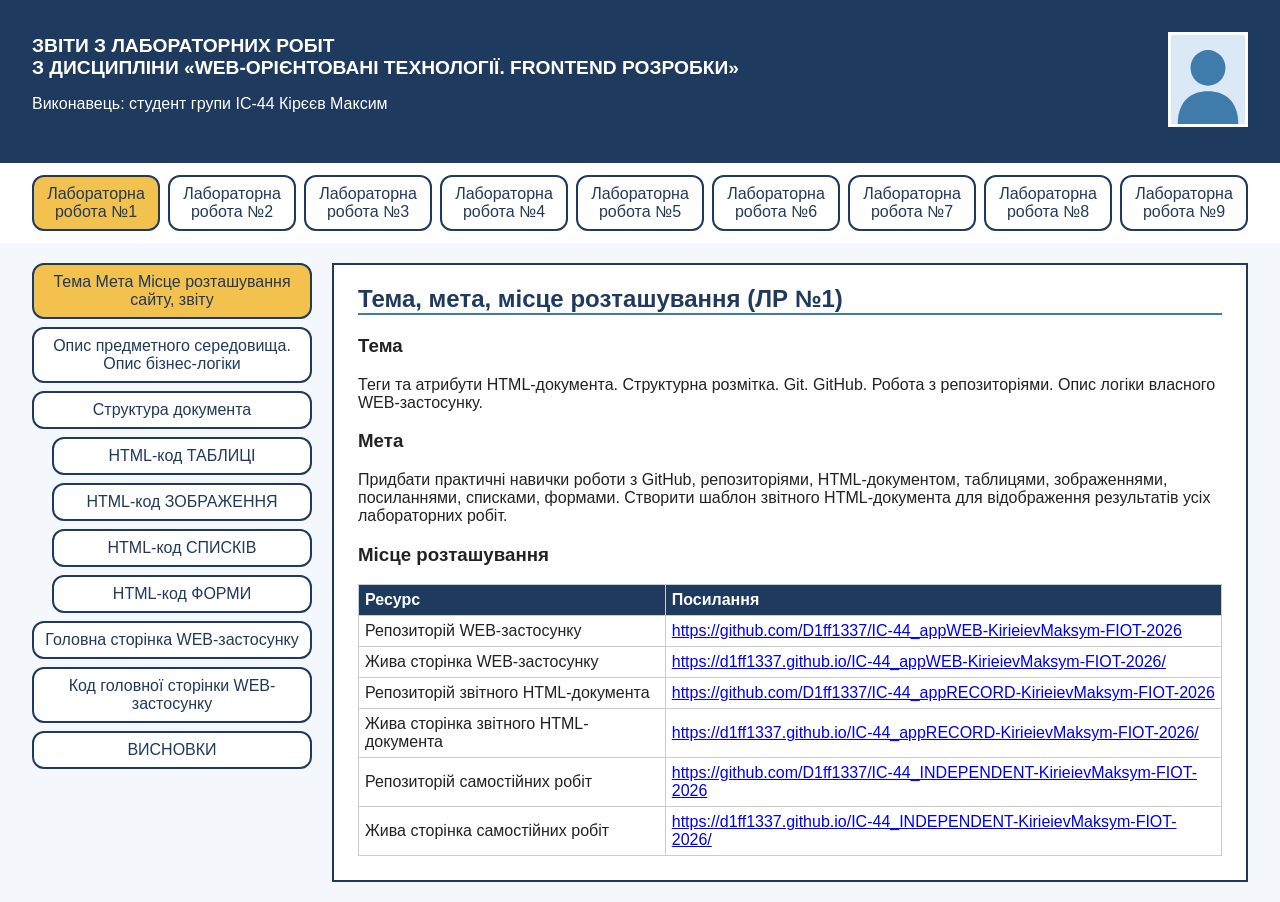
<file: index.html>
<!DOCTYPE html>
<html lang="uk"><head><meta charset="UTF-8"><meta name="viewport" content="width=device-width, initial-scale=1.0">
<title>Звіти з лабораторних робіт — Кірєєв Максим, ІС-44</title><link rel="stylesheet" href="style.css"></head>
<body>
<header id="top-header"><div><h1>ЗВІТИ З ЛАБОРАТОРНИХ РОБІТ<br>З ДИСЦИПЛІНИ «WEB-ОРІЄНТОВАНІ ТЕХНОЛОГІЇ. FRONTEND РОЗРОБКИ»</h1>
<p class="who">Виконавець: студент групи ІС-44 Кірєєв Максим</p></div>
<figure class="photo"><img src="photo.svg" alt="Фото студента"></figure></header>
<nav id="labs"><button class="top active" data-lab="1">Лабораторна робота №1</button><button class="top" data-lab="2">Лабораторна робота №2</button><button class="top" data-lab="3">Лабораторна робота №3</button><button class="top" data-lab="4">Лабораторна робота №4</button><button class="top" data-lab="5">Лабораторна робота №5</button><button class="top" data-lab="6">Лабораторна робота №6</button><button class="top" data-lab="7">Лабораторна робота №7</button><button class="top" data-lab="8">Лабораторна робота №8</button><button class="top" data-lab="9">Лабораторна робота №9</button></nav>
<div id="layout"><aside id="side"><div class="side" data-lab="1"><button class="item" data-p="l1-tema">Тема Мета Місце розташування сайту, звіту</button><button class="item" data-p="l1-opys">Опис предметного середовища. Опис бізнес-логіки</button><button class="item" data-p="l1-struct">Структура документа</button><button class="item sub" data-p="l1-table">HTML-код ТАБЛИЦІ</button><button class="item sub" data-p="l1-img">HTML-код ЗОБРАЖЕННЯ</button><button class="item sub" data-p="l1-list">HTML-код СПИСКІВ</button><button class="item sub" data-p="l1-form">HTML-код ФОРМИ</button><button class="item" data-p="l1-main">Головна сторінка WEB-застосунку</button><button class="item" data-p="l1-maincode">Код головної сторінки WEB-застосунку</button><button class="item" data-p="l1-concl">ВИСНОВКИ</button></div><div class="side" data-lab="2" hidden><button class="item" data-p="l2-tema">Тема, мета ЛР №2. Місце розташування сайту, звіту</button><button class="item" data-p="l2-ways">Способи підключення стилів</button><button class="item sub" data-p="l2-tag">Селектори тегу</button><button class="item sub" data-p="l2-class">Селектори класу</button><button class="item sub" data-p="l2-id">Селектори ідентифікаторів</button><button class="item sub" data-p="l2-other">Інші селектори</button><button class="item" data-p="l2-css">CSS: Шрифти Текст Таблиці Фон Контур Списки CSS Просунутий</button><button class="item" data-p="l2-resume">Резюме</button><button class="item" data-p="l2-concl">ВИСНОВКИ до ЛР №2</button></div><div class="side" data-lab="3" hidden><button class="item" data-p="l3-tema">Тема Мета Місце розташування сайту, звіту</button><button class="item" data-p="l3-t1">ЗАВДАННЯ №1 Зовнішній вигляд макету. Код макету</button><button class="item" data-p="l3-site">Головна сторінка WEB-застосунку (скріншот)</button><button class="item" data-p="l3-sitecode">Код головної сторінки (HTML, CSS, JS)</button><button class="item" data-p="l3-adapt">Адаптивна верстка: десктоп, планшет, мобільна</button><button class="item" data-p="l3-t2">ЗАВДАННЯ №2</button><button class="item sub" data-p="l3-tf">Фіксована таблична верстка</button><button class="item sub" data-p="l3-tfl">Гумова таблична верстка</button><button class="item sub" data-p="l3-bf">Фіксована блокова верстка</button><button class="item sub" data-p="l3-bfl">Гумова блокова верстка</button><button class="item" data-p="l3-t3">ЗАВДАННЯ №3 FLEXBOX</button><button class="item sub" data-p="l3-fx-view">Зовнішній вигляд сторінки</button><button class="item sub" data-p="l3-fx-html">HTML-код</button><button class="item sub" data-p="l3-fx-css">CSS-код сторінки</button><button class="item" data-p="l3-concl">ВИСНОВКИ до ЛР №3</button></div><div class="side" data-lab="4" hidden><button class="item" data-p="l4-x">ЛР №4</button></div><div class="side" data-lab="5" hidden><button class="item" data-p="l5-x">ЛР №5</button></div><div class="side" data-lab="6" hidden><button class="item" data-p="l6-x">ЛР №6</button></div><div class="side" data-lab="7" hidden><button class="item" data-p="l7-x">ЛР №7</button></div><div class="side" data-lab="8" hidden><button class="item" data-p="l8-x">ЛР №8</button></div><div class="side" data-lab="9" hidden><button class="item" data-p="l9-x">ЛР №9</button></div></aside><main id="out"><article id="l1-tema" hidden><h2>Тема, мета, місце розташування (ЛР №1)</h2>
<h3>Тема</h3><p>Теги та атрибути HTML-документа. Структурна розмітка. Git. GitHub. Робота з репозиторіями. Опис логіки власного WEB-застосунку.</p>
<h3>Мета</h3><p>Придбати практичні навички роботи з GitHub, репозиторіями, HTML-документом, таблицями, зображеннями, посиланнями, списками, формами. Створити шаблон звітного HTML-документа для відображення результатів усіх лабораторних робіт.</p>
<h3>Місце розташування</h3>
<table class="t"><tr><th>Ресурс</th><th>Посилання</th></tr>
<tr><td>Репозиторій WEB-застосунку</td><td><a href="https://github.com/D1ff1337/IC-44_appWEB-KirieievMaksym-FIOT-2026" target="_blank">https://github.com/D1ff1337/IC-44_appWEB-KirieievMaksym-FIOT-2026</a></td></tr>
<tr><td>Жива сторінка WEB-застосунку</td><td><a href="https://d1ff1337.github.io/IC-44_appWEB-KirieievMaksym-FIOT-2026/" target="_blank">https://d1ff1337.github.io/IC-44_appWEB-KirieievMaksym-FIOT-2026/</a></td></tr>
<tr><td>Репозиторій звітного HTML-документа</td><td><a href="https://github.com/D1ff1337/IC-44_appRECORD-KirieievMaksym-FIOT-2026" target="_blank">https://github.com/D1ff1337/IC-44_appRECORD-KirieievMaksym-FIOT-2026</a></td></tr>
<tr><td>Жива сторінка звітного HTML-документа</td><td><a href="https://d1ff1337.github.io/IC-44_appRECORD-KirieievMaksym-FIOT-2026/" target="_blank">https://d1ff1337.github.io/IC-44_appRECORD-KirieievMaksym-FIOT-2026/</a></td></tr>
<tr><td>Репозиторій самостійних робіт</td><td><a href="https://github.com/D1ff1337/IC-44_INDEPENDENT-KirieievMaksym-FIOT-2026" target="_blank">https://github.com/D1ff1337/IC-44_INDEPENDENT-KirieievMaksym-FIOT-2026</a></td></tr>
<tr><td>Жива сторінка самостійних робіт</td><td><a href="https://d1ff1337.github.io/IC-44_INDEPENDENT-KirieievMaksym-FIOT-2026/" target="_blank">https://d1ff1337.github.io/IC-44_INDEPENDENT-KirieievMaksym-FIOT-2026/</a></td></tr></table></article><article id="l1-opys" hidden><h2>Опис предметного середовища. Опис бізнес-логіки</h2>
    <h3>Опис предметного середовища</h3>
    <p>Предметна галузь — бібліотечна справа. BookNest — онлайн-бібліотека, де читачі шукають книги в каталозі, бронюють їх і читають онлайн, а бібліотекар керує каталогом і видачею.</p>
    <ul>
      <li>Пошук книг у каталозі.</li>
      <li>Реєстрація читачів.</li>
      <li>Бронювання і повернення книг.</li>
      <li>Керування каталогом (бібліотекар).</li>
    </ul>
    <h3>Бізнес-логіка</h3>
    <ol>
      <li>Читач переглядає каталог.</li>
      <li>Реєструється або входить.</li>
      <li>Знаходить і бронює книгу.</li>
      <li>Бібліотекар підтверджує видачу на 14 днів.</li>
      <li>Після повернення книга знову доступна.</li>
    </ol>
    <h3>Вимоги</h3>
    <table>
      <tr><th>Тип</th><th>Вимога</th></tr>
      <tr><td>Функціональна</td><td>Пошук і бронювання книг</td></tr>
      <tr><td>Функціональна</td><td>Облік видач і повернень</td></tr>
      <tr><td>Нефункціональна</td><td>Завантаження сторінки до 3 с</td></tr>
      <tr><td>Нефункціональна</td><td>Адаптивний інтерфейс</td></tr>
    </table>
  </article><article id="l1-struct" hidden><h2>Структура документа</h2>
<p>HTML-документ складається з оголошення типу <code>&lt;!DOCTYPE html&gt;</code> та кореневого елемента <code>&lt;html&gt;</code>, який містить дві частини: <code>&lt;head&gt;</code> (службова інформація: кодування, заголовок вкладки, підключення стилів) і <code>&lt;body&gt;</code> (видимий вміст сторінки).</p>
<pre><code>&lt;!DOCTYPE html&gt;
&lt;html lang=&quot;uk&quot;&gt;
&lt;head&gt;
  &lt;meta charset=&quot;UTF-8&quot;&gt;
  &lt;title&gt;Заголовок&lt;/title&gt;
  &lt;link rel=&quot;stylesheet&quot; href=&quot;style.css&quot;&gt;
&lt;/head&gt;
&lt;body&gt;
  &lt;header&gt;…&lt;/header&gt;
  &lt;main&gt;…&lt;/main&gt;
  &lt;footer&gt;…&lt;/footer&gt;
&lt;/body&gt;
&lt;/html&gt;</code></pre>
<p><b>Тег</b> — службове слово в кутових дужках, яке вказує браузеру, як відобразити вміст (парні <code>&lt;p&gt;…&lt;/p&gt;</code> і непарні <code>&lt;img&gt;</code>). <b>Атрибут</b> — додаткова властивість тега у форматі <code>назва="значення"</code>.</p></article><article id="l1-table" hidden><h2>HTML-код таблиці</h2><pre><code>    &lt;section id=&quot;catalog&quot;&gt;
      &lt;h2&gt;Популярні книги&lt;/h2&gt;
      &lt;table&gt;
        &lt;tr&gt;&lt;th&gt;Обкладинка&lt;/th&gt;&lt;th&gt;Назва&lt;/th&gt;&lt;th&gt;Автор&lt;/th&gt;&lt;th&gt;Наявність&lt;/th&gt;&lt;/tr&gt;
        &lt;tr&gt;&lt;td&gt;&lt;img src=&quot;images/book1.svg&quot; alt=&quot;Кобзар&quot; width=&quot;50&quot;&gt;&lt;/td&gt;&lt;td&gt;Кобзар&lt;/td&gt;&lt;td&gt;Тарас Шевченко&lt;/td&gt;&lt;td&gt;Є&lt;/td&gt;&lt;/tr&gt;
        &lt;tr&gt;&lt;td&gt;&lt;img src=&quot;images/book2.svg&quot; alt=&quot;Чистий код&quot; width=&quot;50&quot;&gt;&lt;/td&gt;&lt;td&gt;Чистий код&lt;/td&gt;&lt;td&gt;Роберт Мартін&lt;/td&gt;&lt;td&gt;Є&lt;/td&gt;&lt;/tr&gt;
        &lt;tr&gt;&lt;td&gt;&lt;img src=&quot;images/book3.svg&quot; alt=&quot;HTML і CSS&quot; width=&quot;50&quot;&gt;&lt;/td&gt;&lt;td&gt;HTML і CSS&lt;/td&gt;&lt;td&gt;Джон Дакетт&lt;/td&gt;&lt;td&gt;Видана&lt;/td&gt;&lt;/tr&gt;
      &lt;/table&gt;
    &lt;/section&gt;</code></pre><figure><img src="img/table.png" alt="Скріншот таблиці"><figcaption>Скріншот таблиці</figcaption></figure>
<h3>Теорія</h3><ul>
<li><code>&lt;table&gt;</code> — контейнер таблиці; <code>&lt;caption&gt;</code> — заголовок таблиці;</li>
<li><code>&lt;thead&gt;</code>, <code>&lt;tbody&gt;</code>, <code>&lt;tfoot&gt;</code> — шапка, тіло, підвал;</li>
<li><code>&lt;tr&gt;</code> — рядок; <code>&lt;th&gt;</code> — клітинка-заголовок; <code>&lt;td&gt;</code> — звичайна клітинка;</li>
<li>атрибути: <code>colspan</code> — об'єднання стовпців, <code>rowspan</code> — об'єднання рядків, <code>border</code>, <code>width</code>, <code>align</code>, <code>scope</code> (останні візуальні краще задавати в CSS).</li></ul></article><article id="l1-img" hidden><h2>HTML-код зображення</h2><pre><code>&lt;img src=&quot;images/hero.svg&quot; alt=&quot;Полиця з книгами BookNest&quot; width=&quot;900&quot; height=&quot;320&quot;&gt;</code></pre><figure><img src="img/image.png" alt="Скріншот зображення"><figcaption>Скріншот зображення</figcaption></figure>
<h3>Теорія</h3><p>Тег <code>&lt;img&gt;</code> непарний. Атрибути: <code>src</code> — шлях до файлу (обов'язковий); <code>alt</code> — альтернативний текст (доступність, показується при помилці завантаження); <code>width</code>, <code>height</code> — розміри; <code>title</code> — підказка; <code>loading="lazy"</code> — відкладене завантаження. Для підпису використовують <code>&lt;figure&gt;</code> та <code>&lt;figcaption&gt;</code>. Формати: JPEG, PNG, GIF, SVG, WebP.</p></article><article id="l1-list" hidden><h2>HTML-код списків</h2><pre><code>    &lt;section id=&quot;rules&quot;&gt;
      &lt;h2&gt;Як взяти книгу&lt;/h2&gt;
      &lt;ol&gt;
        &lt;li&gt;Зареєструйтесь.&lt;/li&gt;
        &lt;li&gt;Знайдіть книгу в каталозі.&lt;/li&gt;
        &lt;li&gt;Забронюйте її.&lt;/li&gt;
      &lt;/ol&gt;
      &lt;h3&gt;Категорії&lt;/h3&gt;
      &lt;ul&gt;
        &lt;li&gt;Художня література
          &lt;ul&gt;
            &lt;li&gt;Класика
              &lt;ul&gt;&lt;li&gt;Українська&lt;/li&gt;&lt;li&gt;Зарубіжна&lt;/li&gt;&lt;/ul&gt;
            &lt;/li&gt;
          &lt;/ul&gt;
        &lt;/li&gt;
        &lt;li&gt;IT&lt;/li&gt;
      &lt;/ul&gt;
    &lt;/section&gt;</code></pre><figure><img src="img/lists.png" alt="Скріншот списків"><figcaption>Скріншот списків</figcaption></figure>
<h3>Теорія</h3><ul>
<li><code>&lt;ul&gt;</code> — маркований список; <code>&lt;ol&gt;</code> — нумерований; <code>&lt;li&gt;</code> — елемент списку;</li>
<li>атрибути <code>&lt;ol&gt;</code>: <code>type</code> (1, A, a, I, i), <code>start</code>, <code>reversed</code>; атрибут <code>value</code> для <code>&lt;li&gt;</code>;</li>
<li><code>&lt;dl&gt;</code>, <code>&lt;dt&gt;</code>, <code>&lt;dd&gt;</code> — список визначень;</li>
<li>вкладені списки утворюють багаторівневу структуру.</li></ul></article><article id="l1-form" hidden><h2>HTML-код форми</h2><pre><code>    &lt;section id=&quot;register&quot;&gt;
      &lt;h2&gt;Реєстрація читача&lt;/h2&gt;
      &lt;form action=&quot;#&quot; method=&quot;post&quot;&gt;
        &lt;label&gt;Ім&#x27;я: &lt;input type=&quot;text&quot; name=&quot;name&quot; required&gt;&lt;/label&gt;
        &lt;label&gt;Email: &lt;input type=&quot;email&quot; name=&quot;email&quot; required&gt;&lt;/label&gt;
        &lt;label&gt;&lt;input type=&quot;checkbox&quot; name=&quot;news&quot;&gt; Отримувати новини&lt;/label&gt;
        &lt;button type=&quot;submit&quot; class=&quot;btn&quot;&gt;Зареєструватися&lt;/button&gt;
      &lt;/form&gt;
    &lt;/section&gt;</code></pre><figure><img src="img/form.png" alt="Скріншот форми"><figcaption>Скріншот форми</figcaption></figure>
<p><code>&lt;form&gt;</code> (атрибути <code>action</code>, <code>method</code>), <code>&lt;input&gt;</code> (<code>type</code>: text, email, radio, checkbox…; <code>name</code>, <code>placeholder</code>, <code>required</code>), <code>&lt;label for&gt;</code>, <code>&lt;select&gt;</code>/<code>&lt;option&gt;</code>, <code>&lt;fieldset&gt;</code>/<code>&lt;legend&gt;</code>, <code>&lt;button&gt;</code>.</p></article><article id="l1-main" hidden><h2>Головна сторінка WEB-застосунку</h2><figure><img src="img/page.png" alt="Головна сторінка BookNest"><figcaption>Головна сторінка BookNest</figcaption></figure>
<p>Жива сторінка: <a href="https://d1ff1337.github.io/IC-44_appWEB-KirieievMaksym-FIOT-2026/" target="_blank">https://d1ff1337.github.io/IC-44_appWEB-KirieievMaksym-FIOT-2026/</a></p></article><article id="l1-maincode" hidden><h2>Код головної сторінки WEB-застосунку</h2><pre><code>&lt;!DOCTYPE html&gt;
&lt;html lang=&quot;uk&quot;&gt;
&lt;head&gt;
  &lt;meta charset=&quot;UTF-8&quot;&gt;
  &lt;meta name=&quot;viewport&quot; content=&quot;width=device-width, initial-scale=1.0&quot;&gt;
  &lt;title&gt;BookNest&lt;/title&gt;
  &lt;link rel=&quot;stylesheet&quot; href=&quot;style.css&quot;&gt;
&lt;/head&gt;
&lt;body&gt;
  &lt;header id=&quot;main-header&quot;&gt;
    &lt;h1&gt;BookNest&lt;/h1&gt;
    &lt;nav&gt;
      &lt;a href=&quot;#catalog&quot;&gt;Каталог&lt;/a&gt;
      &lt;a href=&quot;#rules&quot;&gt;Як взяти книгу&lt;/a&gt;
      &lt;a href=&quot;#register&quot;&gt;Реєстрація&lt;/a&gt;
      &lt;a href=&quot;about.html&quot;&gt;Опис предметної галузі та бізнес-логіки&lt;/a&gt;
    &lt;/nav&gt;
  &lt;/header&gt;
  &lt;main&gt;
    &lt;section id=&quot;hero&quot;&gt;
      &lt;img src=&quot;images/hero.svg&quot; alt=&quot;Полиця з книгами BookNest&quot; width=&quot;900&quot; height=&quot;320&quot;&gt;
      &lt;h2&gt;Ласкаво просимо до BookNest&lt;/h2&gt;
      &lt;p&gt;Шукайте, бронюйте та читайте книги онлайн.&lt;/p&gt;
    &lt;/section&gt;
    &lt;section id=&quot;catalog&quot;&gt;
      &lt;h2&gt;Популярні книги&lt;/h2&gt;
      &lt;table&gt;
        &lt;tr&gt;&lt;th&gt;Обкладинка&lt;/th&gt;&lt;th&gt;Назва&lt;/th&gt;&lt;th&gt;Автор&lt;/th&gt;&lt;th&gt;Наявність&lt;/th&gt;&lt;/tr&gt;
        &lt;tr&gt;&lt;td&gt;&lt;img src=&quot;images/book1.svg&quot; alt=&quot;Кобзар&quot; width=&quot;50&quot;&gt;&lt;/td&gt;&lt;td&gt;Кобзар&lt;/td&gt;&lt;td&gt;Тарас Шевченко&lt;/td&gt;&lt;td&gt;Є&lt;/td&gt;&lt;/tr&gt;
        &lt;tr&gt;&lt;td&gt;&lt;img src=&quot;images/book2.svg&quot; alt=&quot;Чистий код&quot; width=&quot;50&quot;&gt;&lt;/td&gt;&lt;td&gt;Чистий код&lt;/td&gt;&lt;td&gt;Роберт Мартін&lt;/td&gt;&lt;td&gt;Є&lt;/td&gt;&lt;/tr&gt;
        &lt;tr&gt;&lt;td&gt;&lt;img src=&quot;images/book3.svg&quot; alt=&quot;HTML і CSS&quot; width=&quot;50&quot;&gt;&lt;/td&gt;&lt;td&gt;HTML і CSS&lt;/td&gt;&lt;td&gt;Джон Дакетт&lt;/td&gt;&lt;td&gt;Видана&lt;/td&gt;&lt;/tr&gt;
      &lt;/table&gt;
    &lt;/section&gt;
    &lt;section id=&quot;rules&quot;&gt;
      &lt;h2&gt;Як взяти книгу&lt;/h2&gt;
      &lt;ol&gt;
        &lt;li&gt;Зареєструйтесь.&lt;/li&gt;
        &lt;li&gt;Знайдіть книгу в каталозі.&lt;/li&gt;
        &lt;li&gt;Забронюйте її.&lt;/li&gt;
      &lt;/ol&gt;
      &lt;h3&gt;Категорії&lt;/h3&gt;
      &lt;ul&gt;
        &lt;li&gt;Художня література
          &lt;ul&gt;
            &lt;li&gt;Класика
              &lt;ul&gt;&lt;li&gt;Українська&lt;/li&gt;&lt;li&gt;Зарубіжна&lt;/li&gt;&lt;/ul&gt;
            &lt;/li&gt;
          &lt;/ul&gt;
        &lt;/li&gt;
        &lt;li&gt;IT&lt;/li&gt;
      &lt;/ul&gt;
    &lt;/section&gt;
    &lt;section id=&quot;register&quot;&gt;
      &lt;h2&gt;Реєстрація читача&lt;/h2&gt;
      &lt;form action=&quot;#&quot; method=&quot;post&quot;&gt;
        &lt;label&gt;Ім&#x27;я: &lt;input type=&quot;text&quot; name=&quot;name&quot; required&gt;&lt;/label&gt;
        &lt;label&gt;Email: &lt;input type=&quot;email&quot; name=&quot;email&quot; required&gt;&lt;/label&gt;
        &lt;label&gt;&lt;input type=&quot;checkbox&quot; name=&quot;news&quot;&gt; Отримувати новини&lt;/label&gt;
        &lt;button type=&quot;submit&quot; class=&quot;btn&quot;&gt;Зареєструватися&lt;/button&gt;
      &lt;/form&gt;
    &lt;/section&gt;
  &lt;/main&gt;
  &lt;footer&gt;© 2026 BookNest. Кірєєв Максим, ІС-44&lt;/footer&gt;
&lt;/body&gt;
&lt;/html&gt;
</code></pre></article><article id="l1-concl" hidden><h2>Висновки до ЛР №1</h2><p>Під час роботи я створив репозиторії на GitHub, склонував їх та працював у Visual Studio Code. Описав предметну галузь (онлайн-бібліотека BookNest) та її бізнес-логіку, виконав макет у Figma. Створив головну сторінку веб-застосунку із заголовками різних рівнів, таблицею, зображеннями, нумерованими й маркованими списками, формою та посиланням на сторінку з описом. Ознайомився зі структурою HTML-документа, тегами та атрибутами, а також із публікацією сайту через GitHub Pages.</p>
<h3>Контрольні питання</h3><ol>
<li><b>Структура HTML-документа:</b> DOCTYPE, html, head, body.</li>
<li><b>Тег</b> — інструкція браузеру в кутових дужках, що визначає тип і відображення елемента.</li>
<li><b>Таблиці:</b> table, caption, thead, tbody, tfoot, tr, th, td, colgroup, col.</li>
<li><b>Зображення:</b> img, figure, figcaption, picture, source.</li>
<li><b>Списки:</b> ul, ol, li, dl, dt, dd.</li>
<li><b>Засоби опису таблиць:</b> теги table/tr/td/th, атрибути colspan, rowspan, border, а також стилі CSS (border-collapse, padding тощо).</li></ol></article><article id="l2-tema" hidden><h2>Тема, мета ЛР №2. Місце розташування</h2>
<h3>Тема</h3><p>Каскадні таблиці стилів. Селектори тегу, класу, ідентифікатора. Стильове оформлення текстових елементів в HTML-документах.</p>
<h3>Мета</h3><p>Придбати практичні навички роботи з селекторами, ідентифікаторами, списками, властивостями кольору і фону, зовнішніми та внутрішніми відступами, плаваючими елементами, оформленням текстових елементів.</p>
<p>WEB-застосунок: <a href="https://d1ff1337.github.io/IC-44_appWEB-KirieievMaksym-FIOT-2026/" target="_blank">https://d1ff1337.github.io/IC-44_appWEB-KirieievMaksym-FIOT-2026/</a><br>Звітний документ: <a href="https://d1ff1337.github.io/IC-44_appRECORD-KirieievMaksym-FIOT-2026/" target="_blank">https://d1ff1337.github.io/IC-44_appRECORD-KirieievMaksym-FIOT-2026/</a></p></article><article id="l2-ways" hidden><h2>Способи підключення стилів</h2>
<ol><li><b>Вбудований (inline)</b> — атрибут style:<pre><code>&lt;p style=&quot;color:red&quot;&gt;Текст&lt;/p&gt;</code></pre></li>
<li><b>Внутрішній</b> — тег style в head:<pre><code>&lt;style&gt;
  p { color: red; }
&lt;/style&gt;</code></pre></li>
<li><b>Зовнішній</b> — окремий файл (використано в проєкті):<pre><code>&lt;link rel=&quot;stylesheet&quot; href=&quot;style.css&quot;&gt;</code></pre></li>
<li><b>Імпорт</b>: <code>@import url("style.css");</code></li></ol>
<p><b>Каскадування</b> — вирішення конфліктів правил за пріоритетом (inline &gt; id &gt; class &gt; тег, а за рівної специфічності — останнє правило). <b>Спадкування</b> — передача деяких властивостей (color, font) від батьківського елемента нащадкам.</p></article><article id="l2-tag" hidden><h2>Селектори тегу</h2><pre><code>body { margin: 0; font-family: Arial, sans-serif; color: #222; background: #f4f7fb; }
h1 { margin: 0; color: #fff; }
h2 { color: #1f3a5f; border-bottom: 2px solid #3f7cac; }
a { color: #3f7cac; }
img { max-width: 100%; }</code></pre><pre><code>&lt;h2&gt;Популярні книги&lt;/h2&gt;</code></pre><figure><img src="img/table.png" alt="Результат у браузері"><figcaption>Результат у браузері</figcaption></figure></article><article id="l2-class" hidden><h2>Селектори класів</h2><pre><code>.btn { padding: 8px 20px; color: #fff; background: #e4572e; border: 0; border-radius: 6px; }
.btn:hover { background: #c4421d; }</code></pre><pre><code>&lt;button type=&quot;submit&quot; class=&quot;btn&quot;&gt;Зареєструватися&lt;/button&gt;</code></pre><figure><img src="img/form.png" alt="Результат у браузері"><figcaption>Результат у браузері</figcaption></figure></article><article id="l2-id" hidden><h2>Селектори ідентифікаторів</h2><pre><code>#main-header { display: flex; justify-content: space-between; padding: 16px 32px; background: #1f3a5f; }
#hero { text-align: center; }</code></pre><pre><code>&lt;header id=&quot;main-header&quot;&gt;…&lt;/header&gt;
&lt;section id=&quot;hero&quot;&gt;…&lt;/section&gt;</code></pre><figure><img src="img/header.png" alt="Результат у браузері"><figcaption>Результат у браузері</figcaption></figure></article><article id="l2-other" hidden><h2>Інші селектори</h2><pre><code>* { box-sizing: border-box; }
nav &gt; a { margin-left: 16px; color: #fff; }
h2 + p { font-style: italic; }
tr:nth-child(even) { background: #eef3f9; }
input[type=&quot;text&quot;], input[type=&quot;email&quot;] { padding: 6px; border: 2px solid #ccc; }</code></pre><p>Дочірній <code>nav &gt; a</code>, сусідній <code>h2 + p</code>, атрибута <code>input[type="text"]</code>, універсальний <code>*</code>.</p><figure><img src="img/page.png" alt="Результат у браузері"><figcaption>Результат у браузері</figcaption></figure></article><article id="l2-css" hidden><h2>CSS: Шрифти Текст Таблиці Фон Контур Списки CSS Просунутий</h2>
<h3>Шрифти, текст, колір</h3><pre><code>body { margin: 0; font-family: Arial, sans-serif; color: #222; background: #f4f7fb; }
h2 { color: #1f3a5f; border-bottom: 2px solid #3f7cac; }
h2 + p { font-style: italic; }</code></pre>
<h3>Таблиці</h3><pre><code>table { width: 100%; border-collapse: collapse; }
th, td { padding: 8px; border: 1px solid #ccc; }
th { color: #fff; background: #1f3a5f; }
tr:nth-child(even) { background: #eef3f9; }</code></pre><figure><img src="img/table.png" alt="Таблиця"><figcaption>Таблиця</figcaption></figure>
<h3>Списки</h3><pre><code>ul { list-style-type: square; }
ul ul { list-style-type: circle; }
ul ul ul { list-style-type: disc; }</code></pre><figure><img src="img/lists.png" alt="Списки"><figcaption>Списки</figcaption></figure>
<h3>Фон і контур</h3><pre><code>#main-header { display: flex; justify-content: space-between; padding: 16px 32px; background: #1f3a5f; }
.btn { padding: 8px 20px; color: #fff; background: #e4572e; border: 0; border-radius: 6px; }
input[type=&quot;text&quot;], input[type=&quot;email&quot;] { padding: 6px; border: 2px solid #ccc; }</code></pre>
<h3>CSS Просунутий</h3><pre><code>.btn:hover { background: #c4421d; }
tr:nth-child(even) { background: #eef3f9; }
@media (max-width: 600px) { #main-header { flex-direction: column; } }</code></pre></article><article id="l2-resume" hidden><h2>Резюме</h2><p>Стильове оформлення резюме виконано в окремій сторінці <a href="resume.html" target="_blank">resume.html</a>.</p></article><article id="l2-concl" hidden><h2>Висновки до ЛР №2</h2><p>Я навчився підключати стилі різними способами та застосовувати селектори тегу, класу, ідентифікатора, а також дочірні, сусідні, атрибутні й універсальний селектори. Оформив текст, шрифти, фон, контури, таблиці та багаторівневі списки, застосував псевдокласи, переходи та медіазапити. Створив стильове оформлення резюме та звітного HTML-документа за макетом.</p>
<h3>Контрольні питання</h3><ol>
<li>CSS відокремлює оформлення від вмісту й дозволяє задавати зовнішній вигляд багатьом сторінкам з одного файлу.</li>
<li>Методи: inline, внутрішній (style), зовнішній (link), @import.</li>
<li>Каскадування — розв'язання конфліктів правил за пріоритетом і порядком; спадкування — передача значень властивостей від батька до нащадків.</li>
<li>Селектор тегу: <code>p {}</code>; класу: <code>.name {}</code> з атрибутом <code>class="name"</code>.</li>
<li>Ідентифікатор (<code>#id</code>) однозначно позначає єдиний елемент для стилізації, якорів та скриптів.</li>
<li>Приклади: <code>font-family</code>, <code>font-size</code>, <code>color</code>, <code>text-align</code>, <code>text-decoration</code>, <code>line-height</code>.</li></ol></article><article id="l3-tema" hidden><h2>Тема, мета ЛР №3. Місце розташування сайту, звіту</h2>
<h3>Тема</h3><p>Верстка HTML-документу. Блокова верстка. Верстка засобами CSS та FLEXBOX. Адаптивна верстка. Медіа-запити. Метатег viewport.</p>
<h3>Мета</h3><ul><li>придбати практичні навички верстки сторінок засобами CSS, верстки на основі плаваючих елементів, з'ясувати переваги та недоліки типів макетів веб-сторінок;</li><li>придбати практичні навички верстки сторінок засобами CSS та FLEXBOX.</li></ul>
<h3>Місце розташування</h3>
<table class="t"><tr><th>Ресурс</th><th>Репозиторій</th><th>Жива сторінка</th></tr>
<tr><td>Власний сайт (BookNest)</td><td><a href="https://github.com/D1ff1337/IC-44_appWEB-KirieievMaksym-FIOT-2026" target="_blank">https://github.com/D1ff1337/IC-44_appWEB-KirieievMaksym-FIOT-2026</a></td><td><a href="https://d1ff1337.github.io/IC-44_appWEB-KirieievMaksym-FIOT-2026/" target="_blank">https://d1ff1337.github.io/IC-44_appWEB-KirieievMaksym-FIOT-2026/</a></td></tr>
<tr><td>Звітний HTML-документ</td><td><a href="https://github.com/D1ff1337/IC-44_appRECORD-KirieievMaksym-FIOT-2026" target="_blank">https://github.com/D1ff1337/IC-44_appRECORD-KirieievMaksym-FIOT-2026</a></td><td><a href="https://d1ff1337.github.io/IC-44_appRECORD-KirieievMaksym-FIOT-2026/" target="_blank">https://d1ff1337.github.io/IC-44_appRECORD-KirieievMaksym-FIOT-2026/</a></td></tr>
<tr><td>Самостійні роботи</td><td><a href="https://github.com/D1ff1337/IC-44_INDEPENDENT-KirieievMaksym-FIOT-2026" target="_blank">https://github.com/D1ff1337/IC-44_INDEPENDENT-KirieievMaksym-FIOT-2026</a></td><td><a href="https://d1ff1337.github.io/IC-44_INDEPENDENT-KirieievMaksym-FIOT-2026/" target="_blank">https://d1ff1337.github.io/IC-44_INDEPENDENT-KirieievMaksym-FIOT-2026/</a></td></tr></table>
<h3>Сторінки завдань (живі)</h3><ul>
<li><a href="https://d1ff1337.github.io/IC-44_appRECORD-KirieievMaksym-FIOT-2026/lr3/table-fixed.html" target="_blank">Фіксована таблична верстка</a></li>
<li><a href="https://d1ff1337.github.io/IC-44_appRECORD-KirieievMaksym-FIOT-2026/lr3/table-fluid.html" target="_blank">Гумова таблична верстка</a></li>
<li><a href="https://d1ff1337.github.io/IC-44_appRECORD-KirieievMaksym-FIOT-2026/lr3/block-fixed.html" target="_blank">Фіксована блокова верстка</a></li>
<li><a href="https://d1ff1337.github.io/IC-44_appRECORD-KirieievMaksym-FIOT-2026/lr3/block-fluid.html" target="_blank">Гумова блокова верстка</a></li>
<li><a href="https://d1ff1337.github.io/IC-44_appRECORD-KirieievMaksym-FIOT-2026/lr3/flexbox.html" target="_blank">Сторінка Flexbox (варіант 7)</a></li></ul>
<p><b>Варіанти:</b> Завдання №2 — таблична верстка: варіант 7, блокова верстка: варіант 8 (7+1); Завдання №3 — варіант 7.</p></article><article id="l3-t1" hidden><h2>Завдання №1. Зовнішній вигляд макету. Код макету</h2>
<p>Макет сайту BookNest вдосконалено: додано шапку з логотипом і навігацією, блок карток переваг, картки книг, багатоколонковий підвал, а також правила перебудови блоків для трьох типів пристроїв.</p>
<figure><img src="img/lr3-maket.png" alt="Макет BookNest: десктоп, планшет, мобільний"><figcaption>Макет BookNest для трьох розмірів екрана</figcaption></figure>
<h3>Тип макету</h3>
<p>Використано <b>адаптивний (responsive) гумовий макет</b>: ширина блоків задається у відсотках, <code>rem</code>, <code>vw</code> та через <code>flex</code>/<code>grid</code>, тому сторінка розтягується й стискається разом із вікном. Для трьох діапазонів ширини (desktop, tablet, mobile) використовуються медіа-запити, які змінюють кількість колонок і вигляд меню. Порівняно з фіксованим макетом (ширина в px) він зручніший на різних пристроях, але складніший у розрахунку; порівняно з чистим гумовим — не розтягується безмежно (<code>max-width: 70rem</code>) і не «ламається» на вузьких екранах.</p>
<h3>Код макету (скелет)</h3>
<pre><code>&lt;header&gt;  логотип + навігація (на мобільному — кнопка «бургер»)  &lt;/header&gt;
&lt;main&gt;
  &lt;section id="hero"&gt;        зображення + привітання          &lt;/section&gt;
  &lt;section id="features"&gt;    grid: 4 → 2 → 1 колонка          &lt;/section&gt;
  &lt;section id="catalog"&gt;     flex-картки: 3 → 2 → 1 в ряд     &lt;/section&gt;
  &lt;section id="rules"&gt;       flex: 2 колонки → 1              &lt;/section&gt;
  &lt;section id="register"&gt;    форма                            &lt;/section&gt;
&lt;/main&gt;
&lt;footer&gt;  3 колонки (контакти, розділи) + © &lt;/footer&gt;</code></pre>
<h3>Файлова структура WEB-застосунку</h3>
<pre><code>IC-44_appWEB-KirieievMaksym-FIOT-2026/
├── index.html
├── about.html
├── css/
│   └── style.css
├── js/
│   └── menu.js
└── images/
    ├── logo.svg   hero.svg
    └── book1.svg  book2.svg  book3.svg</code></pre></article><article id="l3-site" hidden><h2>Головна сторінка WEB-застосунку (скріншот)</h2>
<figure><img src="img/lr3-site-desktop.png" alt="Головна сторінка BookNest (десктоп)"><figcaption>Головна сторінка BookNest — десктопна версія (1280px)</figcaption></figure>
<p>Жива сторінка: <a href="https://d1ff1337.github.io/IC-44_appWEB-KirieievMaksym-FIOT-2026/" target="_blank">https://d1ff1337.github.io/IC-44_appWEB-KirieievMaksym-FIOT-2026/</a></p></article><article id="l3-sitecode" hidden><h2>Код головної сторінки WEB-застосунку</h2>
<h3>index.html</h3><pre><code>&lt;!DOCTYPE html&gt;
&lt;html lang=&quot;uk&quot;&gt;
&lt;head&gt;
  &lt;meta charset=&quot;UTF-8&quot;&gt;
  &lt;meta name=&quot;viewport&quot; content=&quot;width=device-width, initial-scale=1.0&quot;&gt;
  &lt;title&gt;BookNest — онлайн-бібліотека&lt;/title&gt;
  &lt;link rel=&quot;stylesheet&quot; href=&quot;css/style.css&quot;&gt;
  &lt;script src=&quot;js/menu.js&quot; defer&gt;&lt;/script&gt;
&lt;/head&gt;
&lt;body&gt;
  &lt;header id=&quot;main-header&quot;&gt;
    &lt;a class=&quot;logo&quot; href=&quot;index.html&quot; aria-label=&quot;BookNest — на головну&quot;&gt;
      &lt;img src=&quot;images/logo.svg&quot; alt=&quot;&quot; width=&quot;40&quot; height=&quot;40&quot;&gt;
      &lt;span&gt;BookNest&lt;/span&gt;
    &lt;/a&gt;
    &lt;button class=&quot;burger&quot; id=&quot;burger&quot; type=&quot;button&quot; aria-label=&quot;Відкрити меню&quot; aria-expanded=&quot;false&quot; aria-controls=&quot;menu&quot;&gt;
      &lt;span&gt;&lt;/span&gt;&lt;span&gt;&lt;/span&gt;&lt;span&gt;&lt;/span&gt;
    &lt;/button&gt;
    &lt;nav id=&quot;menu&quot; aria-label=&quot;Головне меню&quot;&gt;
      &lt;a href=&quot;#catalog&quot;&gt;Каталог&lt;/a&gt;
      &lt;a href=&quot;#rules&quot;&gt;Як взяти книгу&lt;/a&gt;
      &lt;a href=&quot;#register&quot;&gt;Реєстрація&lt;/a&gt;
      &lt;a href=&quot;about.html&quot;&gt;Опис предметної галузі та бізнес-логіки&lt;/a&gt;
    &lt;/nav&gt;
  &lt;/header&gt;

  &lt;main&gt;
    &lt;section id=&quot;hero&quot;&gt;
      &lt;img src=&quot;images/hero.svg&quot; alt=&quot;Полиця з книгами BookNest&quot; width=&quot;900&quot; height=&quot;320&quot;&gt;
      &lt;h2&gt;Ласкаво просимо до BookNest&lt;/h2&gt;
      &lt;p&gt;Шукайте, бронюйте та читайте книги онлайн.&lt;/p&gt;
    &lt;/section&gt;

    &lt;section id=&quot;features&quot;&gt;
      &lt;h2&gt;Чому BookNest&lt;/h2&gt;
      &lt;div class=&quot;features&quot;&gt;
        &lt;article class=&quot;feature&quot;&gt;&lt;span class=&quot;ico&quot;&gt;🔍&lt;/span&gt;&lt;h3&gt;Швидкий пошук&lt;/h3&gt;&lt;p&gt;Знаходьте книги за назвою, автором чи категорією.&lt;/p&gt;&lt;/article&gt;
        &lt;article class=&quot;feature&quot;&gt;&lt;span class=&quot;ico&quot;&gt;📌&lt;/span&gt;&lt;h3&gt;Бронювання&lt;/h3&gt;&lt;p&gt;Резервуйте книгу онлайн за кілька кліків.&lt;/p&gt;&lt;/article&gt;
        &lt;article class=&quot;feature&quot;&gt;&lt;span class=&quot;ico&quot;&gt;📖&lt;/span&gt;&lt;h3&gt;Читання онлайн&lt;/h3&gt;&lt;p&gt;Читайте електронні версії з будь-якого пристрою.&lt;/p&gt;&lt;/article&gt;
        &lt;article class=&quot;feature&quot;&gt;&lt;span class=&quot;ico&quot;&gt;🗂️&lt;/span&gt;&lt;h3&gt;Облік видач&lt;/h3&gt;&lt;p&gt;Бібліотекар бачить усі видачі та повернення.&lt;/p&gt;&lt;/article&gt;
      &lt;/div&gt;
    &lt;/section&gt;

    &lt;section id=&quot;catalog&quot;&gt;
      &lt;h2&gt;Популярні книги&lt;/h2&gt;
      &lt;div class=&quot;cards&quot;&gt;
        &lt;article class=&quot;card&quot;&gt;
          &lt;img src=&quot;images/book1.svg&quot; alt=&quot;Кобзар&quot; width=&quot;120&quot;&gt;
          &lt;h3&gt;Кобзар&lt;/h3&gt;
          &lt;p class=&quot;author&quot;&gt;Тарас Шевченко&lt;/p&gt;
          &lt;span class=&quot;status ok&quot;&gt;Є в наявності&lt;/span&gt;
        &lt;/article&gt;
        &lt;article class=&quot;card&quot;&gt;
          &lt;img src=&quot;images/book2.svg&quot; alt=&quot;Чистий код&quot; width=&quot;120&quot;&gt;
          &lt;h3&gt;Чистий код&lt;/h3&gt;
          &lt;p class=&quot;author&quot;&gt;Роберт Мартін&lt;/p&gt;
          &lt;span class=&quot;status ok&quot;&gt;Є в наявності&lt;/span&gt;
        &lt;/article&gt;
        &lt;article class=&quot;card&quot;&gt;
          &lt;img src=&quot;images/book3.svg&quot; alt=&quot;HTML і CSS&quot; width=&quot;120&quot;&gt;
          &lt;h3&gt;HTML і CSS&lt;/h3&gt;
          &lt;p class=&quot;author&quot;&gt;Джон Дакетт&lt;/p&gt;
          &lt;span class=&quot;status no&quot;&gt;Видана&lt;/span&gt;
        &lt;/article&gt;
      &lt;/div&gt;
    &lt;/section&gt;

    &lt;section id=&quot;rules&quot;&gt;
      &lt;h2&gt;Як взяти книгу&lt;/h2&gt;
      &lt;div class=&quot;two-col&quot;&gt;
        &lt;div&gt;
          &lt;ol&gt;
            &lt;li&gt;Зареєструйтесь.&lt;/li&gt;
            &lt;li&gt;Знайдіть книгу в каталозі.&lt;/li&gt;
            &lt;li&gt;Забронюйте її.&lt;/li&gt;
          &lt;/ol&gt;
        &lt;/div&gt;
        &lt;div&gt;
          &lt;h3&gt;Категорії&lt;/h3&gt;
          &lt;ul&gt;
            &lt;li&gt;Художня література
              &lt;ul&gt;
                &lt;li&gt;Класика
                  &lt;ul&gt;&lt;li&gt;Українська&lt;/li&gt;&lt;li&gt;Зарубіжна&lt;/li&gt;&lt;/ul&gt;
                &lt;/li&gt;
              &lt;/ul&gt;
            &lt;/li&gt;
            &lt;li&gt;IT&lt;/li&gt;
          &lt;/ul&gt;
        &lt;/div&gt;
      &lt;/div&gt;
    &lt;/section&gt;

    &lt;section id=&quot;register&quot;&gt;
      &lt;h2&gt;Реєстрація читача&lt;/h2&gt;
      &lt;form action=&quot;#&quot; method=&quot;post&quot;&gt;
        &lt;label&gt;Ім&#x27;я: &lt;input type=&quot;text&quot; name=&quot;name&quot; required&gt;&lt;/label&gt;
        &lt;label&gt;Email: &lt;input type=&quot;email&quot; name=&quot;email&quot; required&gt;&lt;/label&gt;
        &lt;label class=&quot;check&quot;&gt;&lt;input type=&quot;checkbox&quot; name=&quot;news&quot;&gt; Отримувати новини&lt;/label&gt;
        &lt;button type=&quot;submit&quot; class=&quot;btn&quot;&gt;Зареєструватися&lt;/button&gt;
      &lt;/form&gt;
    &lt;/section&gt;
  &lt;/main&gt;

  &lt;footer id=&quot;main-footer&quot;&gt;
    &lt;div class=&quot;footer-inner&quot;&gt;
      &lt;div&gt;
        &lt;strong&gt;BookNest&lt;/strong&gt;
        &lt;p&gt;Онлайн-бібліотека для кожного.&lt;/p&gt;
      &lt;/div&gt;
      &lt;div&gt;
        &lt;strong&gt;Контакти&lt;/strong&gt;
        &lt;p&gt;kireevmaksim322@gmail.com&lt;br&gt;м. Київ, НТУУ «КПІ», ФІОТ&lt;/p&gt;
      &lt;/div&gt;
      &lt;div&gt;
        &lt;strong&gt;Розділи&lt;/strong&gt;
        &lt;p&gt;&lt;a href=&quot;#catalog&quot;&gt;Каталог&lt;/a&gt; · &lt;a href=&quot;#rules&quot;&gt;Правила&lt;/a&gt; · &lt;a href=&quot;about.html&quot;&gt;Про проєкт&lt;/a&gt;&lt;/p&gt;
      &lt;/div&gt;
    &lt;/div&gt;
    &lt;p class=&quot;copy&quot;&gt;© 2026 BookNest. Кірєєв Максим, ІС-44&lt;/p&gt;
  &lt;/footer&gt;
&lt;/body&gt;
&lt;/html&gt;</code></pre>
<h3>css/style.css</h3><pre><code>
:root {
  --dark: #1f3a5f;
  --blue: #3f7cac;
  --accent: #e4572e;
  --accent-dark: #c4421d;
  --gold: #f2c14e;
  --bg: #f4f7fb;
  --gap: 1.5rem;
}
* { box-sizing: border-box; }
html { font-size: 100%; scroll-behavior: smooth; }
body { margin: 0; font-family: Arial, sans-serif; line-height: 1.5; color: #222; background: var(--bg); }
h1 { margin: 0; color: #fff; }
h2 { color: var(--dark); border-bottom: 0.125rem solid var(--blue); }
a { color: var(--blue); }
img { max-width: 100%; height: auto; }

#main-header {
  position: sticky; top: 0; z-index: 10;
  display: flex; flex-wrap: wrap; align-items: center; justify-content: space-between;
  gap: 0.75rem 1.5rem; padding: 0.75rem 4vw; background: var(--dark);
  box-shadow: 0 0.25rem 1rem rgba(0, 0, 0, .25);
}
.logo { display: flex; align-items: center; gap: 0.6rem; font-size: 1.6rem; font-weight: bold; color: #fff; text-decoration: none; }
.logo img { transition: transform .4s; }
.logo:hover img { transform: rotate(-10deg) scale(1.1); }
nav { display: flex; flex-wrap: wrap; gap: 0.5rem 1.25rem; }
nav &gt; a {
  position: relative; padding: 0.25rem 0; color: #fff; text-decoration: none;
}
nav &gt; a::after {
  content: &quot;&quot;; position: absolute; left: 0; bottom: 0; width: 100%; height: 0.125rem;
  background: var(--gold); transform: scaleX(0); transform-origin: left; transition: transform .3s;
}
nav &gt; a:hover::after, nav &gt; a:focus-visible::after { transform: scaleX(1); }

.burger {
  display: none; width: 2.75rem; height: 2.75rem; padding: 0.6rem;
  flex-direction: column; justify-content: space-between;
  background: transparent; border: 0.125rem solid #fff; border-radius: 0.5rem; cursor: pointer;
}
.burger span { display: block; height: 0.18rem; background: #fff; border-radius: 0.1rem; transition: transform .3s, opacity .3s; }
.burger.active span:nth-child(1) { transform: translateY(0.52rem) rotate(45deg); }
.burger.active span:nth-child(2) { opacity: 0; }
.burger.active span:nth-child(3) { transform: translateY(-0.52rem) rotate(-45deg); }

main { max-width: 70rem; width: 100%; margin: 0 auto; padding: 0 4vw 2rem; }
main.doc { max-width: 56rem; }
section { margin-top: 2rem; }

#hero { text-align: center; }
#hero img { width: 100%; max-height: 45vh; object-fit: cover; border-radius: 0.75rem; }
h2 + p { font-style: italic; }

.features { display: grid; grid-template-columns: repeat(4, 1fr); gap: var(--gap); }
.feature { padding: 1.25rem; text-align: center; background: #fff; border: 0.125rem solid var(--dark); border-radius: 0.75rem; }
.feature .ico { font-size: 2rem; }
.feature h3 { margin: 0.5rem 0; color: var(--dark); }
.feature p { margin: 0; font-size: 0.95rem; }

.cards { display: flex; flex-wrap: wrap; gap: var(--gap); }
.card {
  flex: 1 1 calc((100% - 2 * var(--gap)) / 3);
  display: flex; flex-direction: column; align-items: center; gap: 0.5rem;
  padding: 1.25rem; text-align: center; background: #fff; border-radius: 0.75rem;
  box-shadow: 0 0.125rem 0.5rem rgba(31, 58, 95, .15);
  transition: transform .3s, box-shadow .3s;
}
.card h3 { margin: 0; color: var(--dark); }
.card .author { margin: 0; color: #555; }
.status { padding: 0.2rem 0.8rem; font-size: 0.85rem; color: #fff; border-radius: 1rem; }
.status.ok { background: #3a9d4d; }
.status.no { background: var(--accent); }

.two-col { display: flex; flex-wrap: wrap; gap: var(--gap); }
.two-col &gt; div { flex: 1 1 18rem; }

.btn { padding: 0.6rem 1.5rem; font: inherit; color: #fff; background: var(--accent); border: 0; border-radius: 0.4rem; cursor: pointer; transition: background .3s, transform .2s; }
.btn:hover { background: var(--accent-dark); }
.btn:active { transform: scale(.96); }

table { width: 100%; border-collapse: collapse; }
th, td { padding: 0.5rem; border: 1px solid #ccc; }
th { color: #fff; background: var(--dark); }
tr:nth-child(even) { background: #eef3f9; }
ul { list-style-type: square; }
ul ul { list-style-type: circle; }
ul ul ul { list-style-type: disc; }

form { display: flex; flex-direction: column; align-items: flex-start; gap: 0.5rem; max-width: 26rem; }
label { display: block; width: 100%; margin-top: 0.5rem; }
input[type=&quot;text&quot;], input[type=&quot;email&quot;] { width: 100%; padding: 0.5rem; font: inherit; border: 0.125rem solid #ccc; border-radius: 0.3rem; transition: border-color .3s, box-shadow .3s; }
input[type=&quot;text&quot;]:focus, input[type=&quot;email&quot;]:focus { outline: 0; border-color: var(--blue); box-shadow: 0 0 0 0.2rem rgba(63, 124, 172, .25); }

#main-footer { margin-top: 2rem; padding: 1.5rem 4vw 1rem; color: #fff; background: var(--dark); }
.footer-inner { display: flex; flex-wrap: wrap; justify-content: space-between; gap: var(--gap); max-width: 70rem; margin: 0 auto; }
.footer-inner &gt; div { flex: 1 1 14rem; }
.footer-inner p { margin: 0.25rem 0 0; font-size: 0.9rem; }
.footer-inner a { color: var(--gold); }
.copy { margin: 1rem 0 0; text-align: center; font-size: 0.85rem; }

@keyframes fadeUp { from { opacity: 0; transform: translateY(1.5rem); } to { opacity: 1; transform: none; } }
@keyframes slideDown { from { opacity: 0; transform: translateY(-0.75rem); } to { opacity: 1; transform: none; } }
section { animation: fadeUp .8s ease both; }
#features { animation-delay: .1s; }
#catalog { animation-delay: .2s; }
.feature, .card { animation: fadeUp .8s ease both; }
.card:nth-child(2), .feature:nth-child(2) { animation-delay: .15s; }
.card:nth-child(3), .feature:nth-child(3) { animation-delay: .3s; }
.feature:nth-child(4) { animation-delay: .45s; }


@media (hover: hover) and (pointer: fine) {
  .card:hover { transform: translateY(-0.5rem); box-shadow: 0 0.75rem 1.5rem rgba(31, 58, 95, .3); }
  .feature { transition: background .3s, transform .3s; }
  .feature:hover { background: #fff7e0; transform: scale(1.03); }
}

@media screen and (min-width: 601px) and (max-width: 1024px) {
  #main-header nav { flex-basis: 100%; justify-content: space-between; }
  .features { grid-template-columns: repeat(2, 1fr); }
  .card { flex-basis: calc((100% - var(--gap)) / 2); }
}

@media screen and (max-width: 600px) {
  html { font-size: 93.75%; }
  .burger { display: flex; }
  #main-header nav {
    display: none; flex-direction: column; flex-basis: calc(100% + 8vw); gap: 0; margin: 0 -4vw -0.75rem; padding: 0.5rem 4vw 0.75rem;
    background: #17304f;
  }
  #main-header nav.open { display: flex; animation: slideDown .35s ease; }
  nav &gt; a { padding: 0.75rem 0; border-bottom: 1px solid rgba(255, 255, 255, .15); }
  .features { grid-template-columns: 1fr; }
  .card { flex-basis: 100%; }
  #hero img { max-height: 30vh; }
}

@media (max-width: 360px), (orientation: landscape) and (max-height: 420px) {
  #main-header { position: static; }
  #hero img { max-height: 60vh; }
}

@media (orientation: landscape) and (max-width: 900px) {
  .features { grid-template-columns: repeat(2, 1fr); }
}

@media not print { html { scroll-behavior: smooth; } }

@media (prefers-reduced-motion: reduce) {
  * { animation: none !important; transition: none !important; }
}

@media print {
  #main-header, .burger { display: none; }
  body { background: #fff; }
}</code></pre>
<h3>js/menu.js</h3><pre><code>// Бургер-меню: відкриття/закриття навігації на малих екранах
const burger = document.getElementById(&quot;burger&quot;);
const menu = document.getElementById(&quot;menu&quot;);

function setMenu(open) {
  menu.classList.toggle(&quot;open&quot;, open);
  burger.classList.toggle(&quot;active&quot;, open);
  burger.setAttribute(&quot;aria-expanded&quot;, String(open));
  burger.setAttribute(&quot;aria-label&quot;, open ? &quot;Закрити меню&quot; : &quot;Відкрити меню&quot;);
}

burger.addEventListener(&quot;click&quot;, () =&gt; setMenu(!menu.classList.contains(&quot;open&quot;)));
menu.querySelectorAll(&quot;a&quot;).forEach(a =&gt; a.addEventListener(&quot;click&quot;, () =&gt; setMenu(false)));
document.addEventListener(&quot;keydown&quot;, e =&gt; { if (e.key === &quot;Escape&quot;) setMenu(false); });
window.matchMedia(&quot;(min-width: 601px)&quot;).addEventListener(&quot;change&quot;, e =&gt; { if (e.matches) setMenu(false); });</code></pre>
<h3>Особливості макету</h3><ul>
<li><b>Семантика:</b> <code>header</code> (логотип + <code>nav</code>), <code>main</code> із <code>section</code> та <code>article</code>-картками, <code>footer</code> з контактами.</li>
<li><b>Flexbox:</b> шапка (<code>justify-content: space-between</code>), картки книг (<code>flex-wrap</code>, <code>flex: 1 1 …</code>), підвал.</li>
<li><b>Grid:</b> блок переваг (<code>grid-template-columns: repeat(4, 1fr)</code>).</li>
<li><b>Відносні одиниці:</b> <code>rem</code> (відступи, шрифти), <code>%</code> (flex-basis, ширини), <code>vw</code> (бічні поля <code>4vw</code>), <code>vh</code> (<code>max-height: 45vh</code> для hero), <code>em</code>-залежні розміри через успадкування.</li>
<li><b>Анімації:</b> поява секцій і карток (<code>@keyframes fadeUp</code>), плавне відкриття мобільного меню (<code>slideDown</code>), підкреслення пунктів меню, підняття карток та зміна кольору кнопок при наведенні (<code>transition</code>), перетворення «бургера» на хрестик.</li></ul></article><article id="l3-adapt" hidden><h2>Адаптивна верстка: десктопна, планшетна та мобільна версії</h2>
<h3>Метатег viewport</h3>
<pre><code>&lt;meta name="viewport" content="width=device-width, initial-scale=1.0"&gt;</code></pre>
<p>Без нього мобільний браузер відображає сторінку у віртуальному вікні ~980px і зменшує її. Значення <code>width=device-width</code> задає ширину layout viewport, що дорівнює ширині екрана пристрою, а <code>initial-scale=1.0</code> — початковий масштаб 100%.</p>
<h3>Обрані брейкпоінти</h3>
<table class="t"><tr><th>Версія</th><th>Ширина</th><th>Що змінюється</th></tr>
<tr><td>Десктоп</td><td>понад 1024px</td><td>Базові стилі: меню в один рядок, 4 колонки переваг, 3 картки в ряд, підвал у 3 колонки.</td></tr>
<tr><td>Планшет</td><td>601–1024px</td><td>Меню переноситься під логотип на всю ширину; 2 колонки переваг; 2 картки в ряд.</td></tr>
<tr><td>Мобільна</td><td>до 600px</td><td>Меню згортається в «бургер»; усі блоки в одну колонку; базовий шрифт зменшується до 93,75%; висота hero обмежується (<code>30vh</code>).</td></tr></table>
<figure><img src="img/lr3-site-tablet.png" alt="Планшетна версія (820px)"><figcaption>Планшетна версія — 820px</figcaption></figure>
<div class="shots"><figure><img src="img/lr3-site-mobile.png" alt="Мобільна версія (390px)"><figcaption>Мобільна версія — 390px</figcaption></figure><figure><img src="img/lr3-site-mobile-menu.png" alt="Мобільна версія з відкритим меню"><figcaption>Відкрите «бургер»-меню</figcaption></figure></div>
<h3>Медіа-запити та логічні оператори</h3>
<pre><code>
@media screen and (min-width: 601px) and (max-width: 1024px) { ... }

@media (hover: hover) and (pointer: fine) { ... }

@media (max-width: 360px), (orientation: landscape) and (max-height: 420px) { ... }

@media not print { html { scroll-behavior: smooth; } }

@media (orientation: landscape) and (max-width: 900px) { ... }

@media (prefers-reduced-motion: reduce) { * { animation: none !important; } }</code></pre>
<table class="t"><tr><th>Оператор</th><th>Значення</th><th>Приклад у проєкті</th></tr>
<tr><td><code>and</code></td><td>всі умови одночасно (логічне «І»)</td><td><code>screen and (min-width: 601px) and (max-width: 1024px)</code></td></tr>
<tr><td><code>,</code> (кома)</td><td>хоча б одна умова (логічне «АБО»)</td><td><code>(max-width: 360px), (orientation: landscape) and (max-height: 420px)</code></td></tr>
<tr><td><code>not</code></td><td>заперечення всього запиту</td><td><code>@media not print</code></td></tr>
<tr><td><code>only</code></td><td>приховує запит від старих браузерів</td><td><code>@media only screen and (max-width: 600px)</code></td></tr></table>
<h3>Як створювалася кожна версія</h3><ol>
<li><b>Десктоп</b> — базові стилі без медіа-запитів: гнучкі контейнери (<code>flex</code>, <code>grid</code>) і обмеження <code>max-width: 70rem</code>.</li>
<li><b>Планшет</b> — діапазонний запит перебудовує сітки на 2 колонки (<code>repeat(2, 1fr)</code>, <code>flex-basis: calc((100% − gap)/2)</code>) і переносить меню на окремий рядок (<code>flex-basis: 100%</code>).</li>
<li><b>Мобільна</b> — <code>.burger</code> стає видимою (<code>display: flex</code>), <code>nav</code> ховається та показується класом <code>.open</code>, який перемикає <code>js/menu.js</code>; сітки переходять в одну колонку.</li></ol>
<h3>Адаптивність звітного документа</h3>
<p>До <code>style.css</code> цього звіту також додано медіа-запити: на планшеті бічне меню стає рядом над вмістом, на мобільному кнопки лабораторних і розділів вишиковуються в колонку, зменшуються поля та шрифти коду. Дивіться розділ «Адаптивність звіту» нижче у файлі <code>style.css</code>.</p>
<pre><code>* { box-sizing: border-box; }
body { margin: 0; font-family: Arial, sans-serif; background: #f4f7fb; color: #222; }
header { display: flex; justify-content: space-between; align-items: center; padding: 16px 32px; color: #fff; background: #1f3a5f; }
h1 { margin: 0; font-size: 1.2rem; }
h2 { color: #1f3a5f; border-bottom: 2px solid #3f7cac; }
img { max-width: 100%; }
header img { width: 80px; height: 95px; border: 3px solid #fff; }
nav { display: flex; flex-wrap: wrap; gap: 8px; padding: 12px 32px; background: #fff; }
button { padding: 8px; font: inherit; color: #1f3a5f; background: #fff; border: 2px solid #1f3a5f; border-radius: 12px; cursor: pointer; }
nav button { flex: 1; }
button.active { background: #f2c14e; }
#layout { display: flex; gap: 20px; padding: 20px 32px; }
aside { display: flex; flex-direction: column; gap: 8px; width: 280px; }
.side { display: flex; flex-direction: column; gap: 8px; }
.sub { margin-left: 20px; }
main { flex: 1; min-width: 0; padding: 0 24px 24px; background: #fff; border: 2px solid #1f3a5f; }
pre { padding: 12px; overflow: auto; max-height: 400px; color: #eee; background: #0e1b2c; }
table { width: 100%; border-collapse: collapse; }
th, td { padding: 6px; border: 1px solid #ccc; text-align: left; }
th { color: #fff; background: #1f3a5f; }
[hidden] { display: none; }
code { font-family: Consolas, monospace; }
figure { margin: 1rem 0; }
figcaption { font-size: 0.85rem; color: #555; }
.shots { display: flex; flex-wrap: wrap; align-items: flex-start; gap: 1rem; }
.shots figure { flex: 1 1 14rem; margin: 0; }
a { overflow-wrap: anywhere; }
main { overflow-wrap: break-word; }

@media screen and (min-width: 601px) and (max-width: 1024px) {
  header { padding: 0.75rem 4vw; }
  nav { padding: 0.75rem 4vw; }
  #layout { flex-direction: column; padding: 1rem 4vw; }
  aside { width: 100%; flex-direction: row; flex-wrap: wrap; }
  .side { flex-direction: row; flex-wrap: wrap; }
  .sub { margin-left: 0; }
}
@media screen and (max-width: 600px) {
  header { flex-direction: column-reverse; gap: 0.75rem; padding: 0.75rem 4vw; text-align: center; }
  h1 { font-size: 0.95rem; }
  header img { width: 56px; height: 66px; }
  nav { flex-direction: column; padding: 0.75rem 4vw; }
  #layout { flex-direction: column; padding: 0.75rem 4vw; }
  aside { width: 100%; }
  .sub { margin-left: 1rem; }
  main { padding: 0 0.75rem 1rem; }
  pre { max-height: 300px; font-size: 0.75rem; }
  th, td { padding: 4px; font-size: 0.85rem; }
}
@media (max-width: 360px), (orientation: landscape) and (max-height: 420px) {
  pre { max-height: 220px; }
}
@media not print { html { scroll-behavior: smooth; } }
@media print { nav, aside { display: none; } [hidden] { display: block; } }</code></pre></article><article id="l3-t2" hidden><h2>Завдання №2. Таблична та блокова верстка</h2>
<p>Номер варіанта: таблична верстка — <b>7</b>, блокова (плаваючі елементи) — <b>8</b> (7 + 1).</p>
<table class="t"><tr><th>Верстка</th><th>Схема</th><th>Спосіб</th></tr>
<tr><td>Таблична, варіант 7</td><td>1 — шапка (на всю ширину), 2 — ліва колонка, 4 — центр, 5 — права колонка, 3 — підвал</td><td><code>&lt;table&gt;</code> з <code>colspan="3"</code> для шапки й підвалу</td></tr>
<tr><td>Блокова, варіант 8</td><td>1 — шапка, 2 — висока ліва колонка, 5 — смуга зверху справа, 4 — основний вміст, 3 — підвал</td><td><code>float: left</code> + <code>clear: both</code></td></tr></table>
<p><b>Фіксована</b> верстка має сталу ширину в пікселях (800px) — надійна, але не підлаштовується під екран. <b>Гумова</b> задається у відсотках і розтягується разом із вікном, проте на дуже широких екранах рядки тексту стають задовгими.</p></article><article id="l3-tf" hidden><h2>Фіксована таблична верстка</h2><p>Ширина таблиці — 800px, колонки 150px / 500px / 150px (елемент <code>&lt;colgroup&gt;</code>).</p><figure><img src="img/lr3-table-fixed.png" alt="Фіксована таблична верстка"><figcaption>Фіксована таблична верстка</figcaption></figure><p>Жива сторінка: <a href="https://d1ff1337.github.io/IC-44_appRECORD-KirieievMaksym-FIOT-2026/lr3/table-fixed.html" target="_blank">https://d1ff1337.github.io/IC-44_appRECORD-KirieievMaksym-FIOT-2026/lr3/table-fixed.html</a></p><h3>table-fixed.html</h3><pre><code>&lt;!DOCTYPE html&gt;
&lt;html lang=&quot;uk&quot;&gt;
&lt;head&gt;
  &lt;meta charset=&quot;UTF-8&quot;&gt;
  &lt;meta name=&quot;viewport&quot; content=&quot;width=device-width, initial-scale=1.0&quot;&gt;
  &lt;title&gt;Фіксована таблична верстка (варіант 7)&lt;/title&gt;
  &lt;link rel=&quot;stylesheet&quot; href=&quot;css/task2.css&quot;&gt;
  &lt;link rel=&quot;stylesheet&quot; href=&quot;css/table-fixed.css&quot;&gt;
&lt;/head&gt;
&lt;body&gt;
  &lt;h1&gt;Фіксована таблична верстка (варіант 7)&lt;/h1&gt;
  &lt;table class=&quot;layout&quot;&gt;
    &lt;colgroup&gt;&lt;col class=&quot;w1&quot;&gt;&lt;col class=&quot;w2&quot;&gt;&lt;col class=&quot;w1&quot;&gt;&lt;/colgroup&gt;
    &lt;tr&gt;&lt;td class=&quot;c1&quot; colspan=&quot;3&quot;&gt;1 — Шапка (header)&lt;/td&gt;&lt;/tr&gt;
    &lt;tr&gt;
      &lt;td class=&quot;c2&quot;&gt;2 — Ліва колонка&lt;/td&gt;
      &lt;td class=&quot;c4&quot;&gt;4 — Основний вміст. Ширина таблиці фіксована: 800px.&lt;/td&gt;
      &lt;td class=&quot;c5&quot;&gt;5 — Права колонка&lt;/td&gt;
    &lt;/tr&gt;
    &lt;tr&gt;&lt;td class=&quot;c3&quot; colspan=&quot;3&quot;&gt;3 — Підвал (footer)&lt;/td&gt;&lt;/tr&gt;
  &lt;/table&gt;
&lt;/body&gt;
&lt;/html&gt;</code></pre><h3>css/task2.css</h3><pre><code>
body { margin: 0; padding: 1rem; font-family: Arial, sans-serif; background: #e9eef5; }
h1 { font-size: 1.1rem; text-align: center; color: #1f3a5f; }
.c1, .c3 { background: #1e7bd8; color: #fff; text-align: center; font-weight: bold; }
.c2, .c5 { background: #ffc700; text-align: center; }
.c4 { background: #fff; text-align: center; }
.cell { padding: 1rem; }</code></pre><h3>css/table-fixed.css</h3><pre><code>
.layout { width: 800px; margin: 0 auto; border-collapse: collapse; table-layout: fixed; }
.layout td { height: 4rem; padding: 0.75rem; border: 1px solid #fff; }
.layout .c1, .layout .c3 { height: 5rem; }
.layout .w1 { width: 150px; }
.layout .w2 { width: 500px; }
.layout .c4 { height: 18rem; }</code></pre></article><article id="l3-tfl" hidden><h2>Гумова таблична верстка</h2><p>Ширина таблиці — 100%, колонки 20% / 60% / 20%. Нижче — та сама сторінка у вужчому вікні.</p><figure><img src="img/lr3-table-fluid.png" alt="Гумова таблична верстка (1100px)"><figcaption>Гумова таблична верстка (1100px)</figcaption></figure><figure><img src="img/lr3-table-fluid-narrow.png" alt="Гумова таблична верстка (560px)"><figcaption>Гумова таблична верстка (560px)</figcaption></figure><p>Жива сторінка: <a href="https://d1ff1337.github.io/IC-44_appRECORD-KirieievMaksym-FIOT-2026/lr3/table-fluid.html" target="_blank">https://d1ff1337.github.io/IC-44_appRECORD-KirieievMaksym-FIOT-2026/lr3/table-fluid.html</a></p><h3>table-fluid.html</h3><pre><code>&lt;!DOCTYPE html&gt;
&lt;html lang=&quot;uk&quot;&gt;
&lt;head&gt;
  &lt;meta charset=&quot;UTF-8&quot;&gt;
  &lt;meta name=&quot;viewport&quot; content=&quot;width=device-width, initial-scale=1.0&quot;&gt;
  &lt;title&gt;Гумова таблична верстка (варіант 7)&lt;/title&gt;
  &lt;link rel=&quot;stylesheet&quot; href=&quot;css/task2.css&quot;&gt;
  &lt;link rel=&quot;stylesheet&quot; href=&quot;css/table-fluid.css&quot;&gt;
&lt;/head&gt;
&lt;body&gt;
  &lt;h1&gt;Гумова таблична верстка (варіант 7)&lt;/h1&gt;
  &lt;table class=&quot;layout&quot;&gt;
    &lt;colgroup&gt;&lt;col class=&quot;w1&quot;&gt;&lt;col class=&quot;w2&quot;&gt;&lt;col class=&quot;w1&quot;&gt;&lt;/colgroup&gt;
    &lt;tr&gt;&lt;td class=&quot;c1&quot; colspan=&quot;3&quot;&gt;1 — Шапка (header)&lt;/td&gt;&lt;/tr&gt;
    &lt;tr&gt;
      &lt;td class=&quot;c2&quot;&gt;2 — Ліва колонка (20%)&lt;/td&gt;
      &lt;td class=&quot;c4&quot;&gt;4 — Основний вміст (60%). Ширина таблиці 100% — розтягується разом з вікном браузера.&lt;/td&gt;
      &lt;td class=&quot;c5&quot;&gt;5 — Права колонка (20%)&lt;/td&gt;
    &lt;/tr&gt;
    &lt;tr&gt;&lt;td class=&quot;c3&quot; colspan=&quot;3&quot;&gt;3 — Підвал (footer)&lt;/td&gt;&lt;/tr&gt;
  &lt;/table&gt;
&lt;/body&gt;
&lt;/html&gt;</code></pre><h3>css/table-fluid.css</h3><pre><code>
.layout { width: 100%; margin: 0 auto; border-collapse: collapse; table-layout: fixed; }
.layout td { height: 4rem; padding: 0.75rem; border: 1px solid #fff; }
.layout .c1, .layout .c3 { height: 5rem; }
.layout .w1 { width: 20%; }
.layout .w2 { width: 60%; }
.layout .c4 { height: 18rem; }</code></pre></article><article id="l3-bf" hidden><h2>Фіксована блокова верстка</h2><p>Контейнер 800px; блоки 2, 5, 4 — <code>float: left</code>, підвал — <code>clear: both</code>. Рівну висоту колонок забезпечує прийом «хибної колонки» (градієнтний фон контейнера з <code>overflow: hidden</code>).</p><figure><img src="img/lr3-block-fixed.png" alt="Фіксована блокова верстка"><figcaption>Фіксована блокова верстка</figcaption></figure><p>Жива сторінка: <a href="https://d1ff1337.github.io/IC-44_appRECORD-KirieievMaksym-FIOT-2026/lr3/block-fixed.html" target="_blank">https://d1ff1337.github.io/IC-44_appRECORD-KirieievMaksym-FIOT-2026/lr3/block-fixed.html</a></p><h3>block-fixed.html</h3><pre><code>&lt;!DOCTYPE html&gt;
&lt;html lang=&quot;uk&quot;&gt;
&lt;head&gt;
  &lt;meta charset=&quot;UTF-8&quot;&gt;
  &lt;meta name=&quot;viewport&quot; content=&quot;width=device-width, initial-scale=1.0&quot;&gt;
  &lt;title&gt;Фіксована блокова верстка (варіант 8)&lt;/title&gt;
  &lt;link rel=&quot;stylesheet&quot; href=&quot;css/task2.css&quot;&gt;
  &lt;link rel=&quot;stylesheet&quot; href=&quot;css/block-fixed.css&quot;&gt;
&lt;/head&gt;
&lt;body&gt;
  &lt;h1&gt;Фіксована блокова верстка (варіант 8)&lt;/h1&gt;
  &lt;div class=&quot;wrap&quot;&gt;
    &lt;div class=&quot;c1 cell&quot; id=&quot;header&quot;&gt;1 — Шапка (header)&lt;/div&gt;
    &lt;div class=&quot;body&quot;&gt;
      &lt;div class=&quot;c2 cell&quot; id=&quot;left&quot;&gt;2 — Ліва колонка (float: left)&lt;/div&gt;
      &lt;div class=&quot;c5 cell&quot; id=&quot;top&quot;&gt;5 — Верхня смуга (float: left)&lt;/div&gt;
      &lt;div class=&quot;c4 cell&quot; id=&quot;content&quot;&gt;4 — Основний вміст (float: left). Ширина контейнера фіксована: 800px.&lt;/div&gt;
    &lt;/div&gt;
    &lt;div class=&quot;c3 cell&quot; id=&quot;footer&quot;&gt;3 — Підвал (clear: both)&lt;/div&gt;
  &lt;/div&gt;
&lt;/body&gt;
&lt;/html&gt;</code></pre><h3>css/block-fixed.css</h3><pre><code>
.wrap { width: 800px; margin: 0 auto; }
.cell { box-sizing: border-box; }
#header, #footer { height: 5rem; }
.body { overflow: hidden; background: linear-gradient(to right, #ffc700 150px, #fff 150px); }
#left { float: left; width: 150px; height: 22rem; }
#top { float: left; width: 650px; height: 4rem; background: #ffc700; }
#content { float: left; width: 650px; height: 18rem; }
#footer { clear: both; }</code></pre></article><article id="l3-bfl" hidden><h2>Гумова блокова верстка</h2><p>Контейнер 100%; ліва колонка 20%, блоки 5 і 4 — по 80%. Нижче — вужче вікно.</p><figure><img src="img/lr3-block-fluid.png" alt="Гумова блокова верстка (1100px)"><figcaption>Гумова блокова верстка (1100px)</figcaption></figure><figure><img src="img/lr3-block-fluid-narrow.png" alt="Гумова блокова верстка (560px)"><figcaption>Гумова блокова верстка (560px)</figcaption></figure><p>Жива сторінка: <a href="https://d1ff1337.github.io/IC-44_appRECORD-KirieievMaksym-FIOT-2026/lr3/block-fluid.html" target="_blank">https://d1ff1337.github.io/IC-44_appRECORD-KirieievMaksym-FIOT-2026/lr3/block-fluid.html</a></p><h3>block-fluid.html</h3><pre><code>&lt;!DOCTYPE html&gt;
&lt;html lang=&quot;uk&quot;&gt;
&lt;head&gt;
  &lt;meta charset=&quot;UTF-8&quot;&gt;
  &lt;meta name=&quot;viewport&quot; content=&quot;width=device-width, initial-scale=1.0&quot;&gt;
  &lt;title&gt;Гумова блокова верстка (варіант 8)&lt;/title&gt;
  &lt;link rel=&quot;stylesheet&quot; href=&quot;css/task2.css&quot;&gt;
  &lt;link rel=&quot;stylesheet&quot; href=&quot;css/block-fluid.css&quot;&gt;
&lt;/head&gt;
&lt;body&gt;
  &lt;h1&gt;Гумова блокова верстка (варіант 8)&lt;/h1&gt;
  &lt;div class=&quot;wrap&quot;&gt;
    &lt;div class=&quot;c1 cell&quot; id=&quot;header&quot;&gt;1 — Шапка (header)&lt;/div&gt;
    &lt;div class=&quot;body&quot;&gt;
      &lt;div class=&quot;c2 cell&quot; id=&quot;left&quot;&gt;2 — Ліва колонка (20%)&lt;/div&gt;
      &lt;div class=&quot;c5 cell&quot; id=&quot;top&quot;&gt;5 — Верхня смуга (80%)&lt;/div&gt;
      &lt;div class=&quot;c4 cell&quot; id=&quot;content&quot;&gt;4 — Основний вміст (80%). Ширина контейнера 100% — розтягується разом з вікном.&lt;/div&gt;
    &lt;/div&gt;
    &lt;div class=&quot;c3 cell&quot; id=&quot;footer&quot;&gt;3 — Підвал (clear: both)&lt;/div&gt;
  &lt;/div&gt;
&lt;/body&gt;
&lt;/html&gt;</code></pre><h3>css/block-fluid.css</h3><pre><code>
.wrap { width: 100%; margin: 0 auto; }
.cell { box-sizing: border-box; }
#header, #footer { height: 5rem; }
.body { overflow: hidden; background: linear-gradient(to right, #ffc700 20%, #fff 20%); }
#left { float: left; width: 20%; height: 22rem; }
#top { float: left; width: 80%; height: 4rem; background: #ffc700; }
#content { float: left; width: 80%; height: 18rem; }
#footer { clear: both; }</code></pre></article><article id="l3-t3" hidden><h2>Завдання №3. Верстка за технологією FLEXBOX</h2>
<p>Номер варіанта — <b>7</b>. Сторінка складається з п'яти блоків: навігаційне меню, програма курсу React, тарифи («Стаціонар»), банер «Навчайся зараз — сплачуй потім», головний блок курсу QA. Жива сторінка: <a href="https://d1ff1337.github.io/IC-44_appRECORD-KirieievMaksym-FIOT-2026/lr3/flexbox.html" target="_blank">https://d1ff1337.github.io/IC-44_appRECORD-KirieievMaksym-FIOT-2026/lr3/flexbox.html</a></p>
<h3>Особливості макету</h3><ul>
<li>Меню — <code>display: flex; flex-wrap: wrap</code>, кнопка міста розтягується через <code>flex: 1 1 10rem</code>.</li>
<li>Програма курсу — рядок із трьох flex-блоків (<code>justify-content: space-between</code>): лічильник годин, список тем, фоновий напис; кнопка вирівнюється <code>align-self: flex-end</code>.</li>
<li>Тарифи — три картки у <code>flex-wrap</code> контейнері; у кожній картці <code>flex-direction: column</code> і <code>margin-top: auto</code> на блоці ціни, щоб ціни й кнопки були на одному рівні в усіх картках.</li>
<li>Банер і QA-блок — <code>justify-content: space-between</code>, <code>align-items: center</code>.</li>
<li>Шрифт Montserrat підключено локально через <code>@font-face</code>; фотографію викладача замінено власною SVG-ілюстрацією.</li>
<li>Адаптивність: на планшеті картки по 2 в ряд і ховається фоновий напис, на мобільному — одна колонка.</li></ul></article><article id="l3-fx-view" hidden><h2>Зовнішній вигляд сторінки (Flexbox)</h2><figure><img src="img/lr3-flexbox.png" alt="Сторінка Flexbox — десктоп (1360px)"><figcaption>Сторінка Flexbox — десктоп (1360px)</figcaption></figure><div class="shots"><figure><img src="img/lr3-flexbox-mobile.png" alt="Сторінка Flexbox — мобільна версія (390px)"><figcaption>Сторінка Flexbox — мобільна версія (390px)</figcaption></figure></div></article><article id="l3-fx-html" hidden><h2>HTML-код сторінки Flexbox</h2><pre><code>&lt;!DOCTYPE html&gt;
&lt;html lang=&quot;uk&quot;&gt;
&lt;head&gt;
  &lt;meta charset=&quot;UTF-8&quot;&gt;
  &lt;meta name=&quot;viewport&quot; content=&quot;width=device-width, initial-scale=1.0&quot;&gt;
  &lt;title&gt;Завдання №3 — Flexbox (варіант 7)&lt;/title&gt;
  &lt;link rel=&quot;stylesheet&quot; href=&quot;css/fonts.css&quot;&gt;
  &lt;link rel=&quot;stylesheet&quot; href=&quot;css/flexbox.css&quot;&gt;
&lt;/head&gt;
&lt;body&gt;
  &lt;header class=&quot;topbar&quot;&gt;
    &lt;nav class=&quot;menu&quot; aria-label=&quot;Головне меню&quot;&gt;
      &lt;a href=&quot;#&quot;&gt;Форми навчання&lt;/a&gt;
      &lt;a href=&quot;#&quot;&gt;Заходи&lt;/a&gt;
      &lt;a href=&quot;#&quot;&gt;Про Академію&lt;/a&gt;
      &lt;a href=&quot;#&quot;&gt;Контакти&lt;/a&gt;
      &lt;button class=&quot;city&quot; type=&quot;button&quot;&gt;Київ &lt;span class=&quot;arrow&quot;&gt;&lt;/span&gt;&lt;/button&gt;
    &lt;/nav&gt;
  &lt;/header&gt;

  &lt;section class=&quot;program&quot;&gt;
    &lt;h2 class=&quot;program__title&quot;&gt;&lt;span&gt;Программа курсу&lt;/span&gt;React&lt;/h2&gt;
    &lt;div class=&quot;program__row&quot;&gt;
      &lt;div class=&quot;hours&quot;&gt;
        &lt;div class=&quot;hours__num&quot;&gt;&lt;span class=&quot;outline&quot;&gt;40&lt;/span&gt;&lt;span class=&quot;solid&quot;&gt;40&lt;/span&gt;&lt;/div&gt;
        &lt;div class=&quot;hours__label&quot;&gt;годин&lt;/div&gt;
        &lt;p class=&quot;hours__text&quot;&gt;Опануй React за 20 занять&lt;/p&gt;
      &lt;/div&gt;
      &lt;ol class=&quot;topics&quot;&gt;
        &lt;li class=&quot;active&quot;&gt;&lt;i&gt;01&lt;/i&gt;Встановлення React&lt;/li&gt;
        &lt;li&gt;&lt;i&gt;02&lt;/i&gt;Класові компоненти&lt;/li&gt;
        &lt;li&gt;&lt;i&gt;03&lt;/i&gt;State &amp;amp; Props&lt;/li&gt;
        &lt;li&gt;&lt;i&gt;04&lt;/i&gt;Data forwarding &amp;amp; props drilling&lt;/li&gt;
        &lt;li&gt;&lt;i&gt;05&lt;/i&gt;Lifecycle hooks&lt;/li&gt;
        &lt;li&gt;&lt;i&gt;06&lt;/i&gt;Функціональні компоненти&lt;/li&gt;
        &lt;li&gt;&lt;i&gt;07&lt;/i&gt;Routing&lt;/li&gt;
        &lt;li&gt;&lt;i&gt;08&lt;/i&gt;Hooks&lt;/li&gt;
        &lt;li&gt;&lt;i&gt;09&lt;/i&gt;Redux&lt;/li&gt;
      &lt;/ol&gt;
      &lt;div class=&quot;ghost&quot; aria-hidden=&quot;true&quot;&gt;OWU&lt;br&gt;REA&lt;/div&gt;
    &lt;/div&gt;
    &lt;a class=&quot;btn btn--yellow program__btn&quot; href=&quot;#&quot;&gt;Записатись на курс&lt;/a&gt;
  &lt;/section&gt;

  &lt;section class=&quot;pricing&quot;&gt;
    &lt;div class=&quot;pricing__tab&quot;&gt;Стаціонар&lt;/div&gt;
    &lt;div class=&quot;pricing__cards&quot;&gt;
      &lt;article class=&quot;plan&quot;&gt;
        &lt;h3&gt;Minimal&lt;/h3&gt;
        &lt;ul class=&quot;plan__list&quot;&gt;
          &lt;li&gt;40 годин&lt;/li&gt;
          &lt;li&gt;2місяців&lt;/li&gt;
          &lt;li&gt;12 годин в тиждень&lt;/li&gt;
          &lt;li&gt;Розтермінування до 24 міс.&lt;/li&gt;
          &lt;li class=&quot;off&quot;&gt;Безкоштовне повторне проходження курсу&lt;/li&gt;
          &lt;li class=&quot;off&quot;&gt;Особистий ментор&lt;/li&gt;
        &lt;/ul&gt;
        &lt;div class=&quot;plan__old&quot;&gt;17 000 грн&lt;/div&gt;
        &lt;div class=&quot;plan__price&quot;&gt;8 500 грн&lt;/div&gt;
        &lt;div class=&quot;plan__places&quot;&gt;3 вільних місць&lt;/div&gt;
        &lt;a class=&quot;btn btn--gold&quot; href=&quot;#&quot;&gt;Записатись на курс&lt;/a&gt;
      &lt;/article&gt;
      &lt;article class=&quot;plan&quot;&gt;
        &lt;h3&gt;Pro&lt;/h3&gt;
        &lt;ul class=&quot;plan__list&quot;&gt;
          &lt;li&gt;40 годин&lt;/li&gt;
          &lt;li&gt;2 місяців&lt;/li&gt;
          &lt;li&gt;12 годин в тиждень&lt;/li&gt;
          &lt;li&gt;Розтермінування до 24 міс.&lt;/li&gt;
          &lt;li&gt;Безкоштовне повторне проходження курсу&lt;/li&gt;
          &lt;li&gt;Особистий ментор&lt;/li&gt;
        &lt;/ul&gt;
        &lt;div class=&quot;plan__old&quot;&gt;25 000 грн&lt;/div&gt;
        &lt;div class=&quot;plan__price&quot;&gt;12 500 грн&lt;/div&gt;
        &lt;div class=&quot;plan__places&quot;&gt;3 вільних місць&lt;/div&gt;
        &lt;a class=&quot;btn btn--gold&quot; href=&quot;#&quot;&gt;Записатись на курс&lt;/a&gt;
      &lt;/article&gt;
      &lt;article class=&quot;plan&quot;&gt;
        &lt;h3&gt;Індивідуально&lt;/h3&gt;
        &lt;p class=&quot;plan__note&quot;&gt;Обʼєм, навантаження, тривалість визначаються індивідуально для кожного студента його персональним ментором.&lt;/p&gt;
        &lt;div class=&quot;plan__old&quot;&gt;100 000 грн&lt;/div&gt;
        &lt;div class=&quot;plan__price&quot;&gt;51 000 грн&lt;/div&gt;
        &lt;div class=&quot;plan__places&quot;&gt;1 вільне місце&lt;/div&gt;
        &lt;a class=&quot;btn btn--gold&quot; href=&quot;#&quot;&gt;Записатись на курс&lt;/a&gt;
      &lt;/article&gt;
    &lt;/div&gt;
  &lt;/section&gt;

  &lt;section class=&quot;banner&quot;&gt;
    &lt;div class=&quot;banner__text&quot;&gt;
      &lt;p class=&quot;banner__small&quot;&gt;Навчайся зараз&lt;/p&gt;
      &lt;p class=&quot;banner__big&quot;&gt;Сплачуй потім&lt;/p&gt;
      &lt;p class=&quot;banner__note&quot;&gt;розтермінування платежів до 24 місяців.&lt;/p&gt;
    &lt;/div&gt;
    &lt;a class=&quot;btn btn--yellow&quot; href=&quot;#&quot;&gt;Дізнатись деталі&lt;/a&gt;
  &lt;/section&gt;

  &lt;section class=&quot;hero&quot;&gt;
    &lt;div class=&quot;hero__bgtext&quot; aria-hidden=&quot;true&quot;&gt;QA/QO&lt;/div&gt;
    &lt;div class=&quot;hero__text&quot;&gt;
      &lt;h1&gt;Комплексний курс&lt;br&gt;тестування QA&lt;/h1&gt;
      &lt;h3&gt;Такого крутого курсу тестування ще не було!&lt;/h3&gt;
      &lt;p&gt;Найбільший та найкращий курс тестування в Україні. Гарантія працевлаштування. Найбільший набір технологій.&lt;/p&gt;
      &lt;a class=&quot;btn btn--blue&quot; href=&quot;#&quot;&gt;Забронювати місце&lt;/a&gt;
    &lt;/div&gt;
    &lt;div class=&quot;hero__photo&quot;&gt;
      &lt;svg viewBox=&quot;0 0 300 380&quot; role=&quot;img&quot; aria-label=&quot;Ілюстрація: викладач курсу&quot;&gt;
        &lt;g fill=&quot;none&quot; stroke=&quot;#fff&quot; stroke-opacity=&quot;.7&quot; stroke-width=&quot;1&quot;&gt;
          &lt;circle cx=&quot;150&quot; cy=&quot;200&quot; r=&quot;60&quot;/&gt;&lt;circle cx=&quot;150&quot; cy=&quot;200&quot; r=&quot;85&quot;/&gt;&lt;circle cx=&quot;150&quot; cy=&quot;200&quot; r=&quot;110&quot;/&gt;&lt;circle cx=&quot;150&quot; cy=&quot;200&quot; r=&quot;135&quot;/&gt;&lt;circle cx=&quot;150&quot; cy=&quot;200&quot; r=&quot;160&quot;/&gt;
        &lt;/g&gt;
        &lt;rect x=&quot;134&quot; y=&quot;150&quot; width=&quot;32&quot; height=&quot;50&quot; fill=&quot;#c9a98c&quot;/&gt;
        &lt;path d=&quot;M30 380c0-110 45-180 120-180s120 70 120 180z&quot; fill=&quot;#f2f2f2&quot;/&gt;
        &lt;ellipse cx=&quot;150&quot; cy=&quot;118&quot; rx=&quot;40&quot; ry=&quot;48&quot; fill=&quot;#d8b99c&quot;/&gt;
        &lt;path d=&quot;M108 112c-4-45 20-58 44-58s46 14 40 58c-8-22-24-30-42-30s-32 8-42 30z&quot; fill=&quot;#7a5a3a&quot;/&gt;
      &lt;/svg&gt;
    &lt;/div&gt;
  &lt;/section&gt;
&lt;/body&gt;
&lt;/html&gt;</code></pre></article><article id="l3-fx-css" hidden><h2>CSS-код сторінки Flexbox</h2><h3>css/flexbox.css</h3><pre><code>
:root { --blue: #3399f3; --orange: #ff9933; --yellow: #ffe100; --gold: #ffd43b; --dark: #222328; }
* { box-sizing: border-box; }
html { font-size: 100%; }
body { margin: 0; font-family: &quot;Montserrat&quot;, Arial, sans-serif; color: var(--dark); background: #fff; }
a { text-decoration: none; }

.btn { display: inline-flex; align-items: center; justify-content: center; padding: 0.9rem 1.5rem; font-size: 0.85rem; font-weight: 700; color: var(--dark); border-radius: 0.3rem; transition: transform .25s, box-shadow .25s; }
.btn:hover { transform: translateY(-0.15rem); box-shadow: 0 0.4rem 0.9rem rgba(0, 0, 0, .25); }
.btn--yellow { background: var(--yellow); }
.btn--gold { background: var(--gold); }
.btn--blue { background: var(--blue); }

.topbar { padding: 0.5rem 1rem; }
.menu { display: flex; flex-wrap: wrap; align-items: stretch; gap: 0.5rem; max-width: 48rem; }
.menu a, .city { display: flex; align-items: center; padding: 0.6rem 0.8rem; font: 700 0.95rem &quot;Montserrat&quot;, Arial, sans-serif; color: #fff; background: #000; transition: background .25s; }
.menu a:hover { background: var(--blue); }
.city { flex: 1 1 10rem; justify-content: center; gap: 0.9rem; border: 0; background: #444; cursor: pointer; }
.arrow { width: 0; height: 0; border: 0.3rem solid transparent; border-top-color: var(--blue); margin-top: 0.3rem; }

.program { display: flex; flex-direction: column; padding: 2rem 4%; border-bottom: 1px solid #000; }
.program__title { margin: 0 0 3rem; text-align: center; font-size: 2.6rem; font-weight: 800; line-height: 1.1; text-transform: uppercase; }
.program__title span { display: block; font-size: 1.3rem; color: var(--orange); text-transform: uppercase; }
.program__row { display: flex; align-items: flex-start; justify-content: space-between; gap: 2rem; }
.hours { flex: 0 0 22%; }
.hours__num { position: relative; height: 9rem; }
.outline, .solid { position: absolute; font-size: 9.5rem; font-weight: 800; line-height: 1; }
.outline { top: -1rem; left: 0; color: transparent; -webkit-text-stroke: 1.5px var(--orange); }
.solid { top: 3rem; left: 4.5rem; font-size: 7rem; color: var(--orange); }
.hours__label { font-size: 2.2rem; font-weight: 800; text-transform: uppercase; color: #fff; -webkit-text-stroke: 1.5px var(--dark); }
.hours__text { margin: 1.2rem 0 0; font-size: 1.15rem; font-weight: 700; text-transform: uppercase; }
.topics { flex: 0 0 34%; margin: 0; padding: 0; list-style: none; font-size: 1rem; font-weight: 700; text-transform: uppercase; }
.topics li { display: flex; align-items: flex-start; gap: 0.8rem; padding: 0.7rem 0; transition: color .25s, transform .25s; }
.topics li:hover { color: var(--blue); transform: translateX(0.4rem); }
.topics li.active { color: var(--blue); }
.topics i { flex: 0 0 1.2rem; font-style: normal; font-size: 0.7rem; color: #bbb; writing-mode: vertical-rl; transform: rotate(180deg); }
.topics li.active i { color: var(--blue); }
.ghost { flex: 1 1 auto; overflow: hidden; align-self: stretch; font-size: 9rem; font-weight: 800; line-height: 0.95; text-align: left; color: #eef4fc; white-space: nowrap; padding-top: 1rem; }
.ghost { -webkit-text-stroke: 0; }
.program__btn { align-self: flex-end; margin-top: -3.5rem; }

.pricing { padding: 0 0 3rem; background: var(--blue); }
.pricing__tab { display: inline-block; padding: 0.55rem 3rem 0.55rem 0.9rem; font-size: 0.9rem; font-weight: 800; text-transform: uppercase; background: var(--gold); clip-path: polygon(0 0, 100% 0, calc(100% - 1.2rem) 100%, 0 100%); }
.pricing__cards { display: flex; flex-wrap: wrap; justify-content: space-between; gap: 2rem; padding: 1.5rem 5.5% 0; }
.plan { display: flex; flex-direction: column; flex: 0 1 23rem; min-height: 26rem; padding: 1.4rem 1.7rem; background: #fff; border-radius: 0.6rem; transition: transform .3s, box-shadow .3s; }
.plan:hover { transform: translateY(-0.4rem); box-shadow: 0 0.8rem 1.6rem rgba(0, 0, 0, .25); }
.plan h3 { margin: 0 0 1.2rem; font-size: 0.95rem; text-align: center; text-transform: uppercase; }
.plan__list { margin: 0; padding: 0; list-style: none; font-size: 0.78rem; }
.plan__list li { position: relative; padding: 0.4rem 0 0.4rem 1.7rem; }
.plan__list li::before { content: &quot;✔&quot;; position: absolute; left: 0; color: #5cb85c; }
.plan__list li.off { color: #888; }
.plan__list li.off::before { content: &quot;&quot;; width: 0.8rem; height: 0.8rem; top: 0.55rem; background: #eaf2fc; border-radius: 50%; }
.plan__note { margin: 0; font-size: 0.78rem; }
.plan__old { margin-top: auto; padding-top: 1rem; font-size: 1.3rem; font-weight: 800; text-align: center; color: var(--blue); text-decoration: line-through; text-decoration-color: #e0262b; text-decoration-thickness: 2px; }
.plan__price { margin: 0.6rem 0; padding-bottom: 0.7rem; font-size: 1.4rem; font-weight: 800; text-align: center; color: var(--blue); border-bottom: 1px solid #eee; }
.plan__places { margin-bottom: 0.7rem; font-size: 0.65rem; font-weight: 700; text-align: center; color: var(--blue); }

.banner { display: flex; flex-wrap: wrap; align-items: center; justify-content: space-between; gap: 1.5rem; padding: 2.2rem 5%; background: var(--blue); border-top: 1px solid #333; }
.banner p { margin: 0; }
.banner__small { font-size: 1.3rem; font-weight: 800; text-transform: uppercase; color: #fff; }
.banner__big { font-size: 2.6rem; font-weight: 800; text-transform: uppercase; }
.banner__note { margin-top: 1.4rem !important; font-size: 0.95rem; font-weight: 600; color: #fff; }
.banner .btn { flex: 0 0 16.5rem; margin-right: 12%; }

.hero { position: relative; display: flex; align-items: center; justify-content: space-between; overflow: hidden; min-height: 25rem; border-top: 1px solid var(--blue); }
.hero__bgtext { position: absolute; top: 0; left: 0; font-size: 18rem; font-weight: 800; line-height: 1; color: #f7f7f7; white-space: nowrap; }
.hero__text { position: relative; flex: 0 1 38rem; padding: 2rem 2rem 2rem 2%; }
.hero h1 { margin: 0 0 1.5rem; font-size: 1.3rem; text-transform: uppercase; color: var(--orange); }
.hero h3 { margin: 0 0 0.8rem; font-size: 0.95rem; }
.hero p { margin: 0 0 2rem; font-size: 0.8rem; text-align: justify; line-height: 1.5; }
.hero .btn { padding: 1rem 2.5rem; font-weight: 500; font-size: 0.9rem; }
.hero__photo { position: relative; align-self: stretch; display: flex; align-items: flex-end; justify-content: center; flex: 0 0 34%; background: linear-gradient(to right, transparent 25%, var(--blue) 25%); }
.hero__photo svg { width: 100%; max-width: 19rem; height: auto; }

@media (max-width: 1024px) {
  .program__row { flex-wrap: wrap; }
  .ghost { display: none; }
  .hours, .topics { flex: 1 1 18rem; }
  .program__btn { margin-top: 1.5rem; }
  .plan { flex-basis: 45%; }
  .hero__bgtext { font-size: 12rem; }
}
@media (max-width: 600px) {
  .program__title { font-size: 2rem; }
  .plan { flex-basis: 100%; min-height: 0; }
  .banner { flex-direction: column; align-items: flex-start; }
  .banner .btn { margin-right: 0; flex-basis: auto; }
  .banner__big { font-size: 2rem; }
  .hero { flex-direction: column; }
  .hero__text { flex-basis: auto; padding-right: 5%; }
  .hero__photo { flex-basis: auto; width: 100%; min-height: 18rem; }
}</code></pre><h3>css/fonts.css</h3><pre><code>
@font-face { font-family: &quot;Montserrat&quot;; font-weight: 500; src: url(&quot;../fonts/montserrat-cyrillic-500-normal.woff2&quot;) format(&quot;woff2&quot;); unicode-range: U+0400-04FF; }
@font-face { font-family: &quot;Montserrat&quot;; font-weight: 500; src: url(&quot;../fonts/montserrat-latin-500-normal.woff2&quot;) format(&quot;woff2&quot;); unicode-range: U+0000-00FF; }
@font-face { font-family: &quot;Montserrat&quot;; font-weight: 600; src: url(&quot;../fonts/montserrat-cyrillic-600-normal.woff2&quot;) format(&quot;woff2&quot;); unicode-range: U+0400-04FF; }
@font-face { font-family: &quot;Montserrat&quot;; font-weight: 600; src: url(&quot;../fonts/montserrat-latin-600-normal.woff2&quot;) format(&quot;woff2&quot;); unicode-range: U+0000-00FF; }
@font-face { font-family: &quot;Montserrat&quot;; font-weight: 700; src: url(&quot;../fonts/montserrat-cyrillic-700-normal.woff2&quot;) format(&quot;woff2&quot;); unicode-range: U+0400-04FF; }
@font-face { font-family: &quot;Montserrat&quot;; font-weight: 700; src: url(&quot;../fonts/montserrat-latin-700-normal.woff2&quot;) format(&quot;woff2&quot;); unicode-range: U+0000-00FF; }
@font-face { font-family: &quot;Montserrat&quot;; font-weight: 800; src: url(&quot;../fonts/montserrat-cyrillic-800-normal.woff2&quot;) format(&quot;woff2&quot;); unicode-range: U+0400-04FF; }
@font-face { font-family: &quot;Montserrat&quot;; font-weight: 800; src: url(&quot;../fonts/montserrat-latin-800-normal.woff2&quot;) format(&quot;woff2&quot;); unicode-range: U+0000-00FF; }</code></pre></article><article id="l3-concl" hidden><h2>Висновки до ЛР №3</h2>
<p><b>Завдання №1.</b> Вдосконалено макет сайту BookNest: створено семантичну структуру (header, main, footer), бургер-меню, адаптивні сітки на flexbox і grid, відносні одиниці (%, rem, vw, vh), анімації та ефекти наведення. Використано адаптивний гумовий макет, який перебудовується для десктопа, планшета й смартфона. Файли розділено за призначенням: <code>css/</code>, <code>js/</code>, <code>images/</code>.</p>
<p><b>Завдання №2.</b> Виконано табличну (варіант 7) та блокову на плаваючих елементах (варіант 8) верстки у фіксованому та гумовому варіантах. Табличний спосіб простий, але змішує структуру з оформленням і гірше підходить для адаптивності; блоковий на <code>float</code> відповідає семантиці, проте потребує очищення (<code>clear</code>) та прийомів вирівнювання висоти колонок. Фіксована верстка передбачувана, гумова — краще пристосована до різних екранів.</p>
<p><b>Завдання №3.</b> Сторінку варіанта 7 зверстано за технологією Flexbox. Flexbox спрощує вирівнювання по двох осях, рівномірний розподіл простору, перенесення елементів (<code>flex-wrap</code>) і однакову висоту карток без «хаків» із float.</p>
<p><b>Адаптивність.</b> Метатег viewport і медіа-запити з логічними операторами <code>and</code>, <code>,</code> (або), <code>not</code>, а також запити за орієнтацією та типом вводу дали змогу створити три версії інтерфейсу. Медіа-запити додано і до звітного HTML-документа.</p></article><article id="l4-x" hidden><h2>Лабораторна робота №4</h2><p>Розділ буде заповнено після виконання ЛР №4.</p></article><article id="l5-x" hidden><h2>Лабораторна робота №5</h2><p>Розділ буде заповнено після виконання ЛР №5.</p></article><article id="l6-x" hidden><h2>Лабораторна робота №6</h2><p>Розділ буде заповнено після виконання ЛР №6.</p></article><article id="l7-x" hidden><h2>Лабораторна робота №7</h2><p>Розділ буде заповнено після виконання ЛР №7.</p></article><article id="l8-x" hidden><h2>Лабораторна робота №8</h2><p>Розділ буде заповнено після виконання ЛР №8.</p></article><article id="l9-x" hidden><h2>Лабораторна робота №9</h2><p>Розділ буде заповнено після виконання ЛР №9.</p></article></main></div>
<script src="script.js"></script></body></html>
</file>
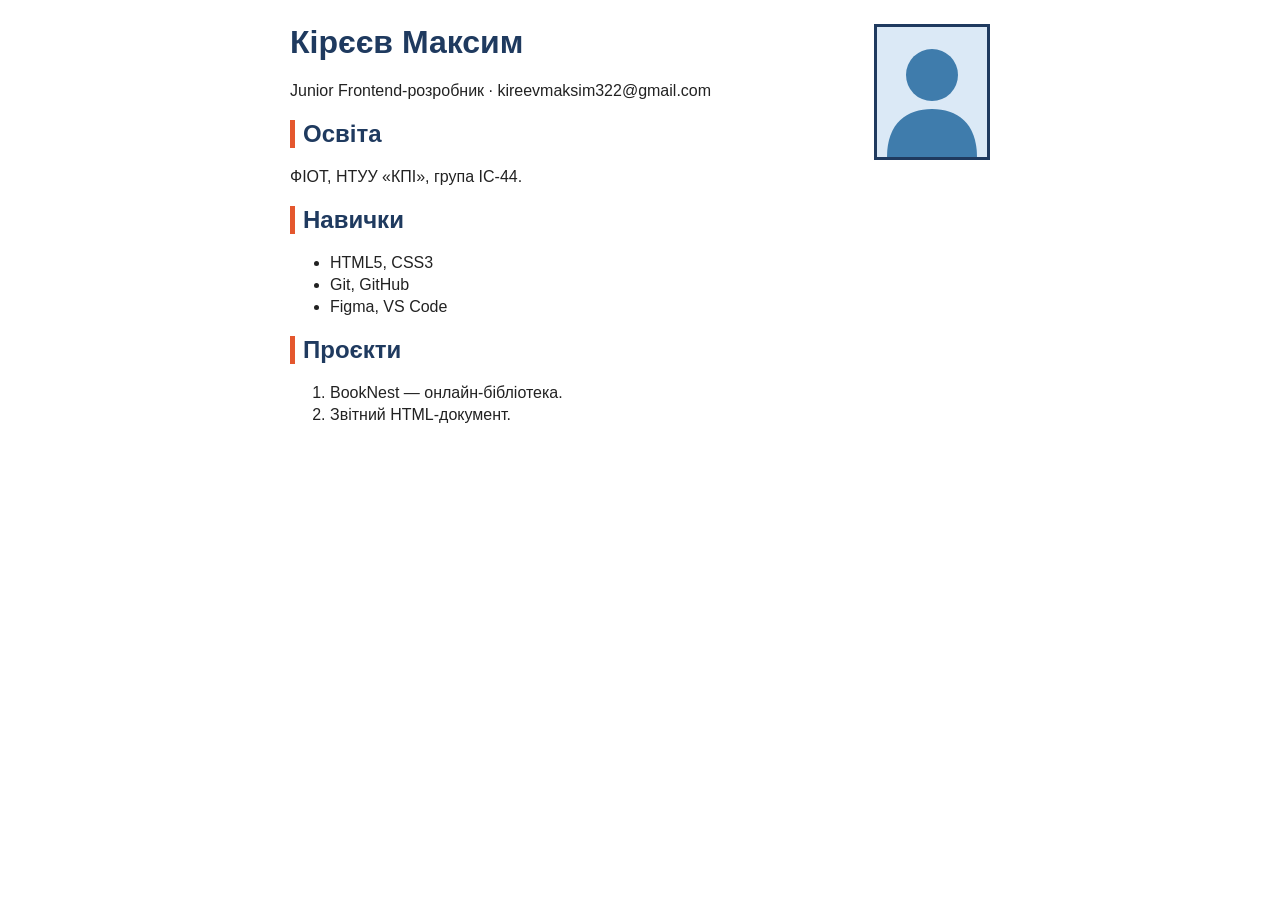
<file: resume.html>
<!DOCTYPE html>
<html lang="uk">
<head>
  <meta charset="UTF-8">
  <title>Резюме — Кірєєв Максим</title>
  <style>
    body { max-width: 700px; margin: 24px auto; font-family: Arial, sans-serif; color: #222; }
    h1 { color: #1f3a5f; }
    h2 { padding-left: 8px; color: #1f3a5f; border-left: 5px solid #e4572e; }
    img { float: right; width: 110px; border: 3px solid #1f3a5f; }
    li { margin: 4px 0; }
  </style>
</head>
<body>
  <img src="photo.svg" alt="Фото">
  <h1>Кірєєв Максим</h1>
  <p>Junior Frontend-розробник · kireevmaksim322@gmail.com</p>
  <h2>Освіта</h2>
  <p>ФІОТ, НТУУ «КПІ», група ІС-44.</p>
  <h2>Навички</h2>
  <ul><li>HTML5, CSS3</li><li>Git, GitHub</li><li>Figma, VS Code</li></ul>
  <h2>Проєкти</h2>
  <ol><li>BookNest — онлайн-бібліотека.</li><li>Звітний HTML-документ.</li></ol>
</body>
</html>
</file>
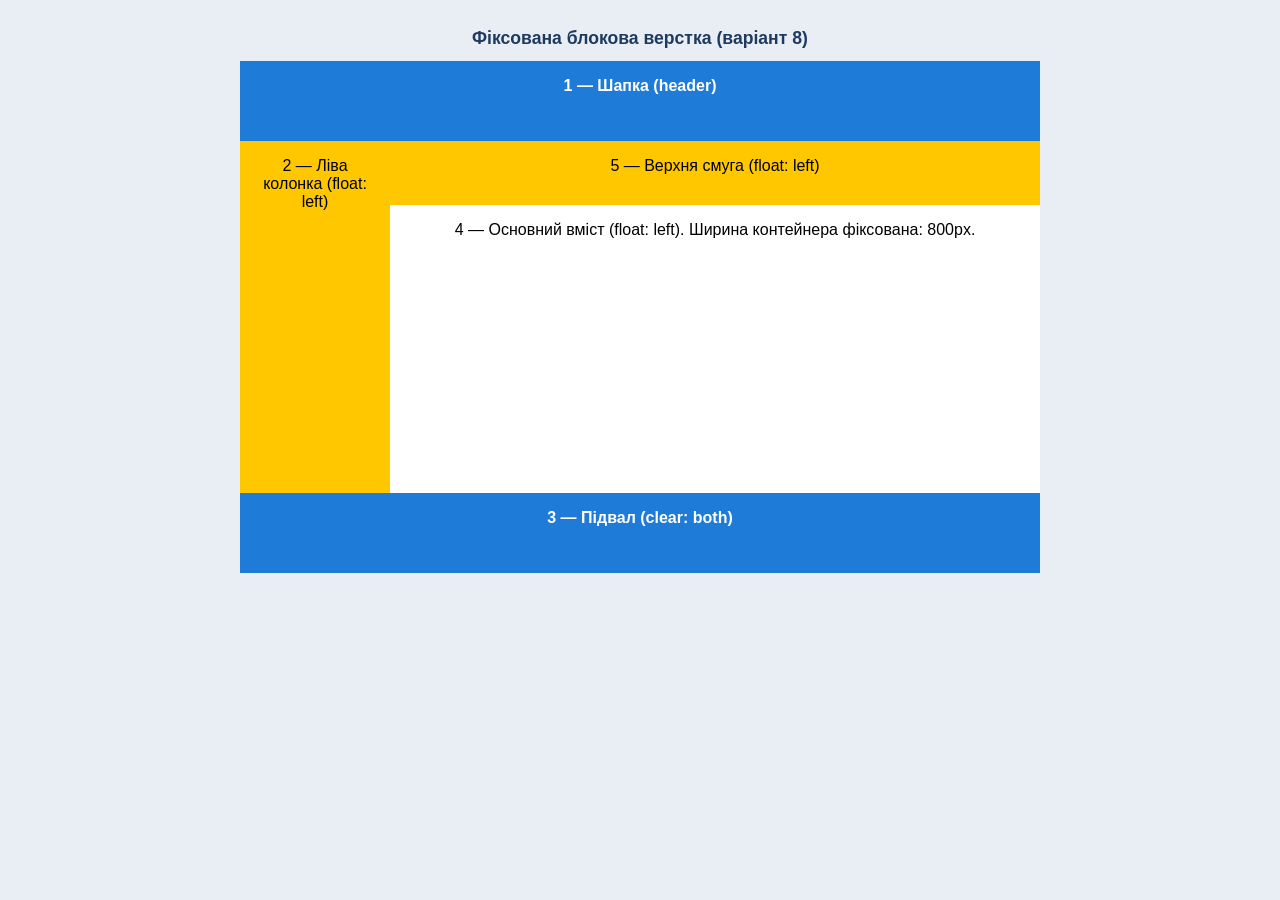
<file: lr3/block-fixed.html>
<!DOCTYPE html>
<html lang="uk">
<head>
  <meta charset="UTF-8">
  <meta name="viewport" content="width=device-width, initial-scale=1.0">
  <title>Фіксована блокова верстка (варіант 8)</title>
  <link rel="stylesheet" href="css/task2.css">
  <link rel="stylesheet" href="css/block-fixed.css">
</head>
<body>
  <h1>Фіксована блокова верстка (варіант 8)</h1>
  <div class="wrap">
    <div class="c1 cell" id="header">1 — Шапка (header)</div>
    <div class="body">
      <div class="c2 cell" id="left">2 — Ліва колонка (float: left)</div>
      <div class="c5 cell" id="top">5 — Верхня смуга (float: left)</div>
      <div class="c4 cell" id="content">4 — Основний вміст (float: left). Ширина контейнера фіксована: 800px.</div>
    </div>
    <div class="c3 cell" id="footer">3 — Підвал (clear: both)</div>
  </div>
</body>
</html>
</file>
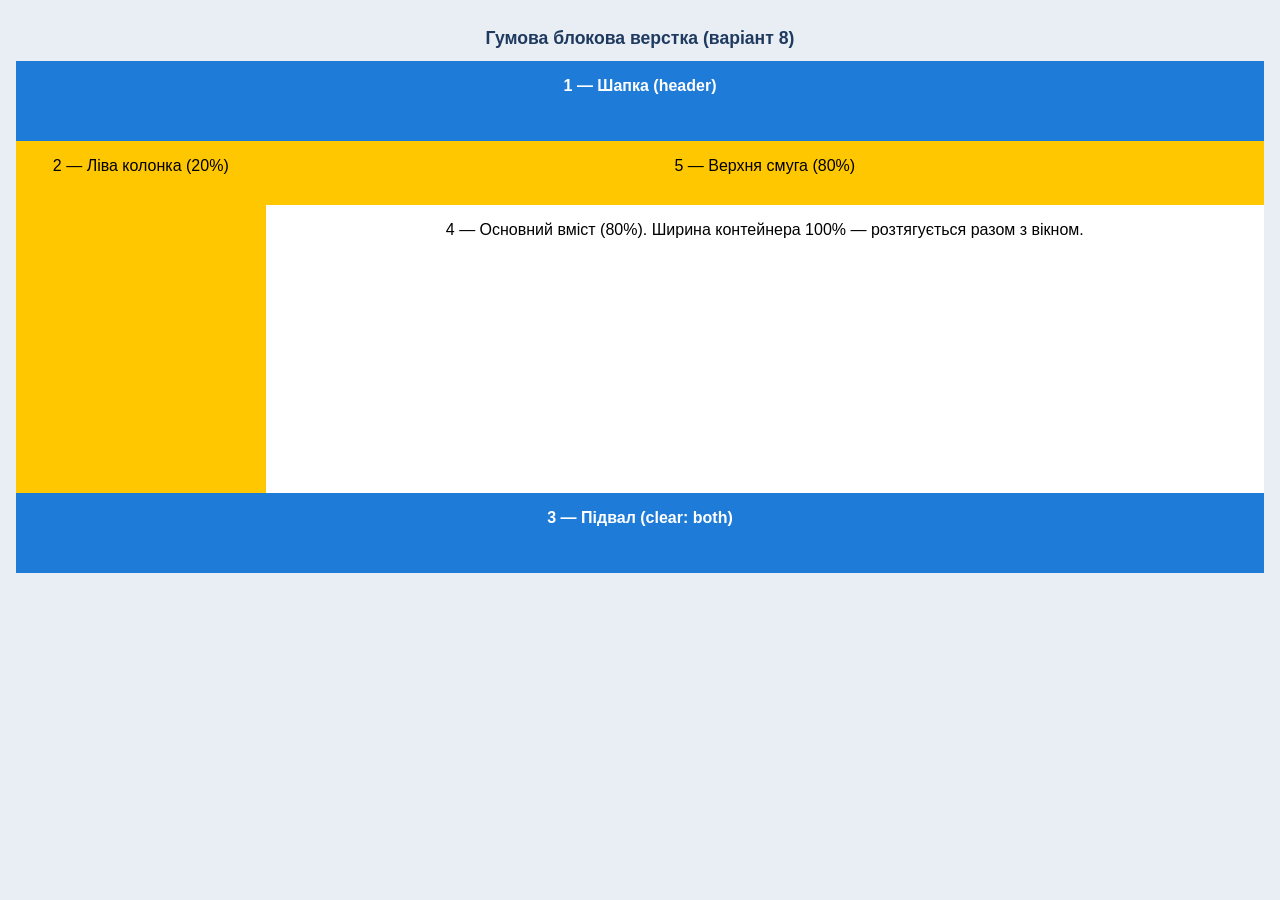
<file: lr3/block-fluid.html>
<!DOCTYPE html>
<html lang="uk">
<head>
  <meta charset="UTF-8">
  <meta name="viewport" content="width=device-width, initial-scale=1.0">
  <title>Гумова блокова верстка (варіант 8)</title>
  <link rel="stylesheet" href="css/task2.css">
  <link rel="stylesheet" href="css/block-fluid.css">
</head>
<body>
  <h1>Гумова блокова верстка (варіант 8)</h1>
  <div class="wrap">
    <div class="c1 cell" id="header">1 — Шапка (header)</div>
    <div class="body">
      <div class="c2 cell" id="left">2 — Ліва колонка (20%)</div>
      <div class="c5 cell" id="top">5 — Верхня смуга (80%)</div>
      <div class="c4 cell" id="content">4 — Основний вміст (80%). Ширина контейнера 100% — розтягується разом з вікном.</div>
    </div>
    <div class="c3 cell" id="footer">3 — Підвал (clear: both)</div>
  </div>
</body>
</html>
</file>
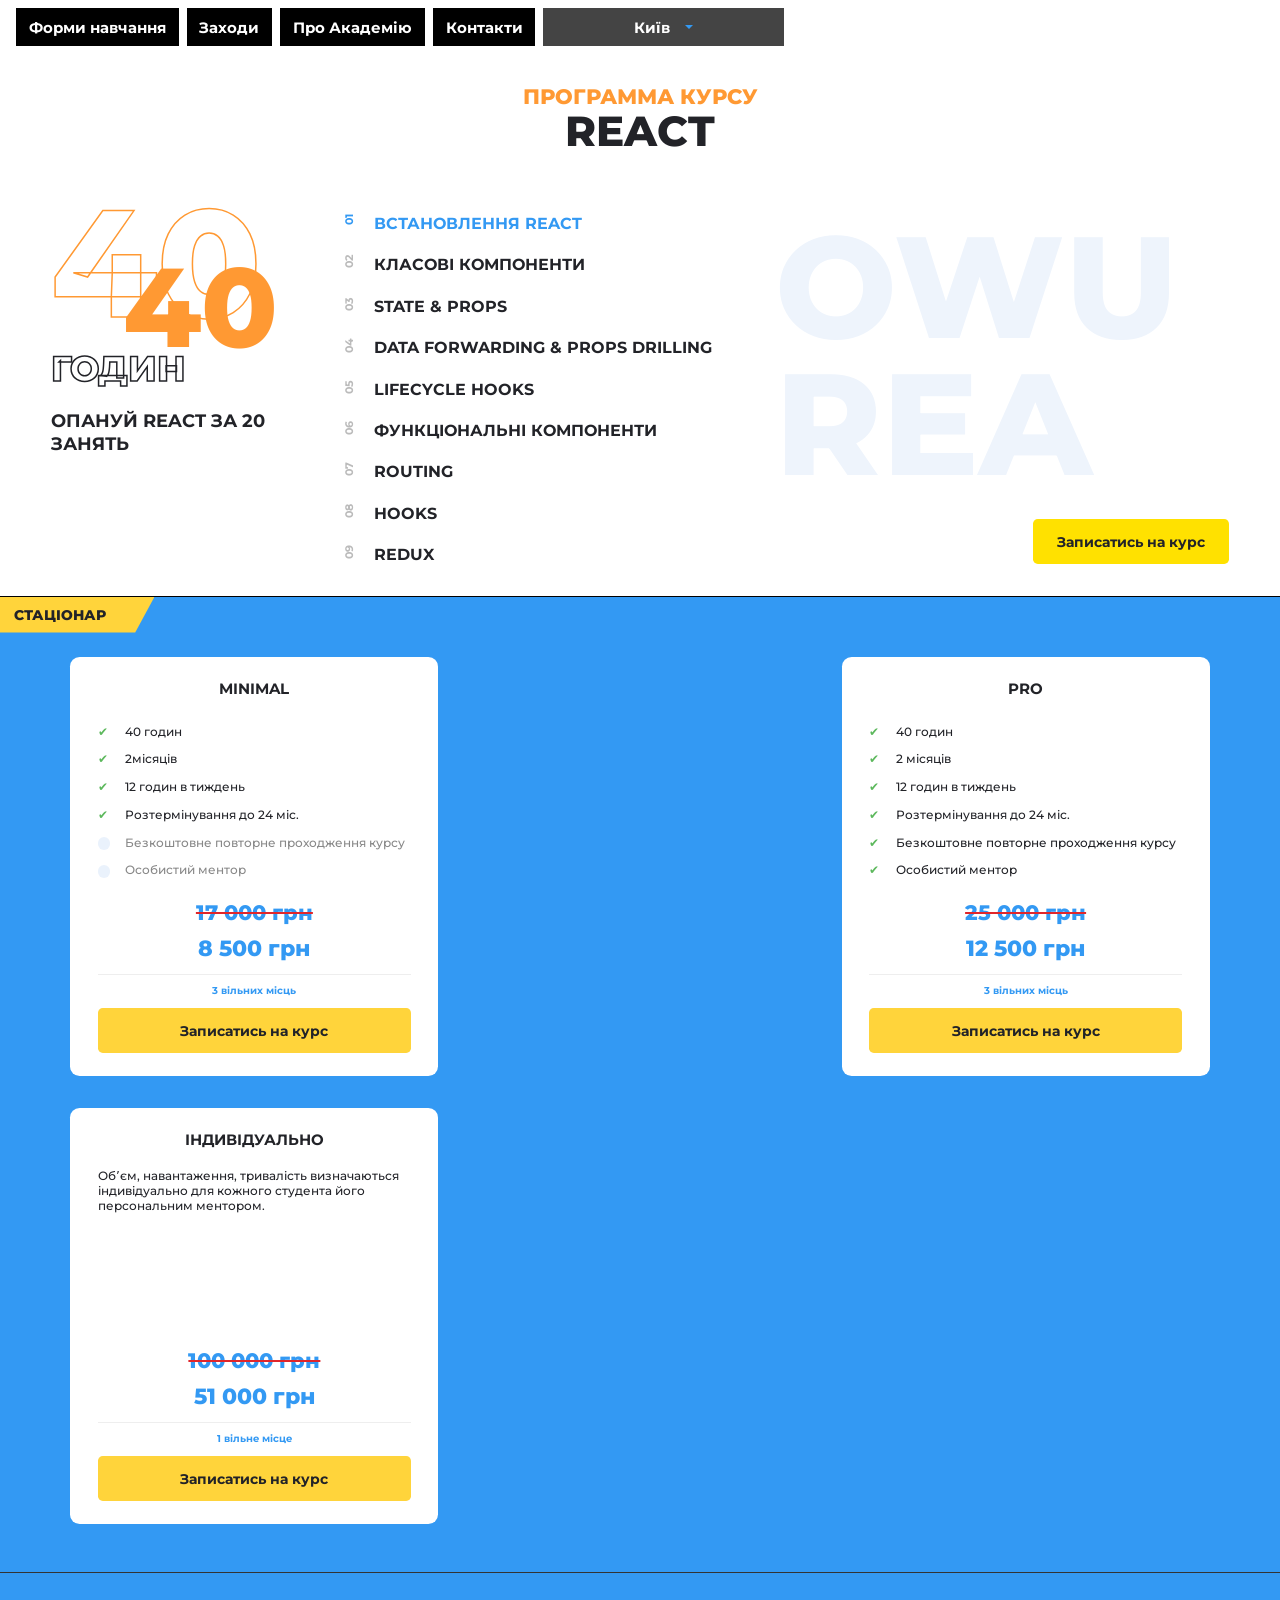
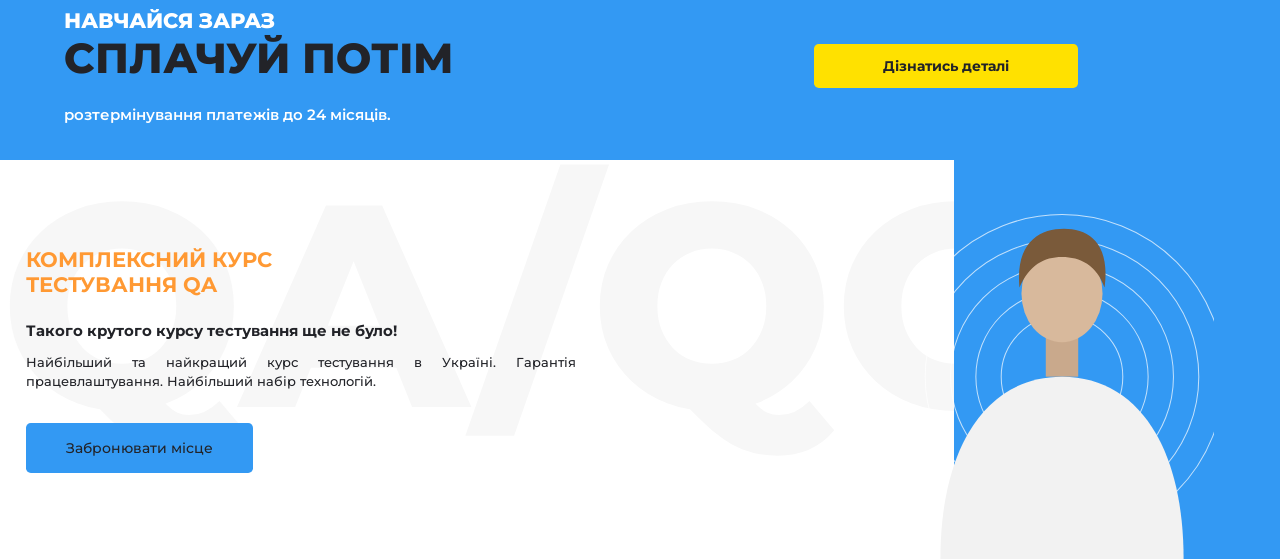
<file: lr3/flexbox.html>
<!DOCTYPE html>
<html lang="uk">
<head>
  <meta charset="UTF-8">
  <meta name="viewport" content="width=device-width, initial-scale=1.0">
  <title>Завдання №3 — Flexbox (варіант 7)</title>
  <link rel="stylesheet" href="css/fonts.css">
  <link rel="stylesheet" href="css/flexbox.css">
</head>
<body>
  <header class="topbar">
    <nav class="menu" aria-label="Головне меню">
      <a href="#">Форми навчання</a>
      <a href="#">Заходи</a>
      <a href="#">Про Академію</a>
      <a href="#">Контакти</a>
      <button class="city" type="button">Київ <span class="arrow"></span></button>
    </nav>
  </header>

  <section class="program">
    <h2 class="program__title"><span>Программа курсу</span>React</h2>
    <div class="program__row">
      <div class="hours">
        <div class="hours__num"><span class="outline">40</span><span class="solid">40</span></div>
        <div class="hours__label">годин</div>
        <p class="hours__text">Опануй React за 20 занять</p>
      </div>
      <ol class="topics">
        <li class="active"><i>01</i>Встановлення React</li>
        <li><i>02</i>Класові компоненти</li>
        <li><i>03</i>State &amp; Props</li>
        <li><i>04</i>Data forwarding &amp; props drilling</li>
        <li><i>05</i>Lifecycle hooks</li>
        <li><i>06</i>Функціональні компоненти</li>
        <li><i>07</i>Routing</li>
        <li><i>08</i>Hooks</li>
        <li><i>09</i>Redux</li>
      </ol>
      <div class="ghost" aria-hidden="true">OWU<br>REA</div>
    </div>
    <a class="btn btn--yellow program__btn" href="#">Записатись на курс</a>
  </section>

  <section class="pricing">
    <div class="pricing__tab">Стаціонар</div>
    <div class="pricing__cards">
      <article class="plan">
        <h3>Minimal</h3>
        <ul class="plan__list">
          <li>40 годин</li>
          <li>2місяців</li>
          <li>12 годин в тиждень</li>
          <li>Розтермінування до 24 міс.</li>
          <li class="off">Безкоштовне повторне проходження курсу</li>
          <li class="off">Особистий ментор</li>
        </ul>
        <div class="plan__old">17 000 грн</div>
        <div class="plan__price">8 500 грн</div>
        <div class="plan__places">3 вільних місць</div>
        <a class="btn btn--gold" href="#">Записатись на курс</a>
      </article>
      <article class="plan">
        <h3>Pro</h3>
        <ul class="plan__list">
          <li>40 годин</li>
          <li>2 місяців</li>
          <li>12 годин в тиждень</li>
          <li>Розтермінування до 24 міс.</li>
          <li>Безкоштовне повторне проходження курсу</li>
          <li>Особистий ментор</li>
        </ul>
        <div class="plan__old">25 000 грн</div>
        <div class="plan__price">12 500 грн</div>
        <div class="plan__places">3 вільних місць</div>
        <a class="btn btn--gold" href="#">Записатись на курс</a>
      </article>
      <article class="plan">
        <h3>Індивідуально</h3>
        <p class="plan__note">Обʼєм, навантаження, тривалість визначаються індивідуально для кожного студента його персональним ментором.</p>
        <div class="plan__old">100 000 грн</div>
        <div class="plan__price">51 000 грн</div>
        <div class="plan__places">1 вільне місце</div>
        <a class="btn btn--gold" href="#">Записатись на курс</a>
      </article>
    </div>
  </section>

  <section class="banner">
    <div class="banner__text">
      <p class="banner__small">Навчайся зараз</p>
      <p class="banner__big">Сплачуй потім</p>
      <p class="banner__note">розтермінування платежів до 24 місяців.</p>
    </div>
    <a class="btn btn--yellow" href="#">Дізнатись деталі</a>
  </section>

  <section class="hero">
    <div class="hero__bgtext" aria-hidden="true">QA/QO</div>
    <div class="hero__text">
      <h1>Комплексний курс<br>тестування QA</h1>
      <h3>Такого крутого курсу тестування ще не було!</h3>
      <p>Найбільший та найкращий курс тестування в Україні. Гарантія працевлаштування. Найбільший набір технологій.</p>
      <a class="btn btn--blue" href="#">Забронювати місце</a>
    </div>
    <div class="hero__photo">
      <svg viewBox="0 0 300 380" role="img" aria-label="Ілюстрація: викладач курсу">
        <g fill="none" stroke="#fff" stroke-opacity=".7" stroke-width="1">
          <circle cx="150" cy="200" r="60"/><circle cx="150" cy="200" r="85"/><circle cx="150" cy="200" r="110"/><circle cx="150" cy="200" r="135"/><circle cx="150" cy="200" r="160"/>
        </g>
        <rect x="134" y="150" width="32" height="50" fill="#c9a98c"/>
        <path d="M30 380c0-110 45-180 120-180s120 70 120 180z" fill="#f2f2f2"/>
        <ellipse cx="150" cy="118" rx="40" ry="48" fill="#d8b99c"/>
        <path d="M108 112c-4-45 20-58 44-58s46 14 40 58c-8-22-24-30-42-30s-32 8-42 30z" fill="#7a5a3a"/>
      </svg>
    </div>
  </section>
</body>
</html>
</file>
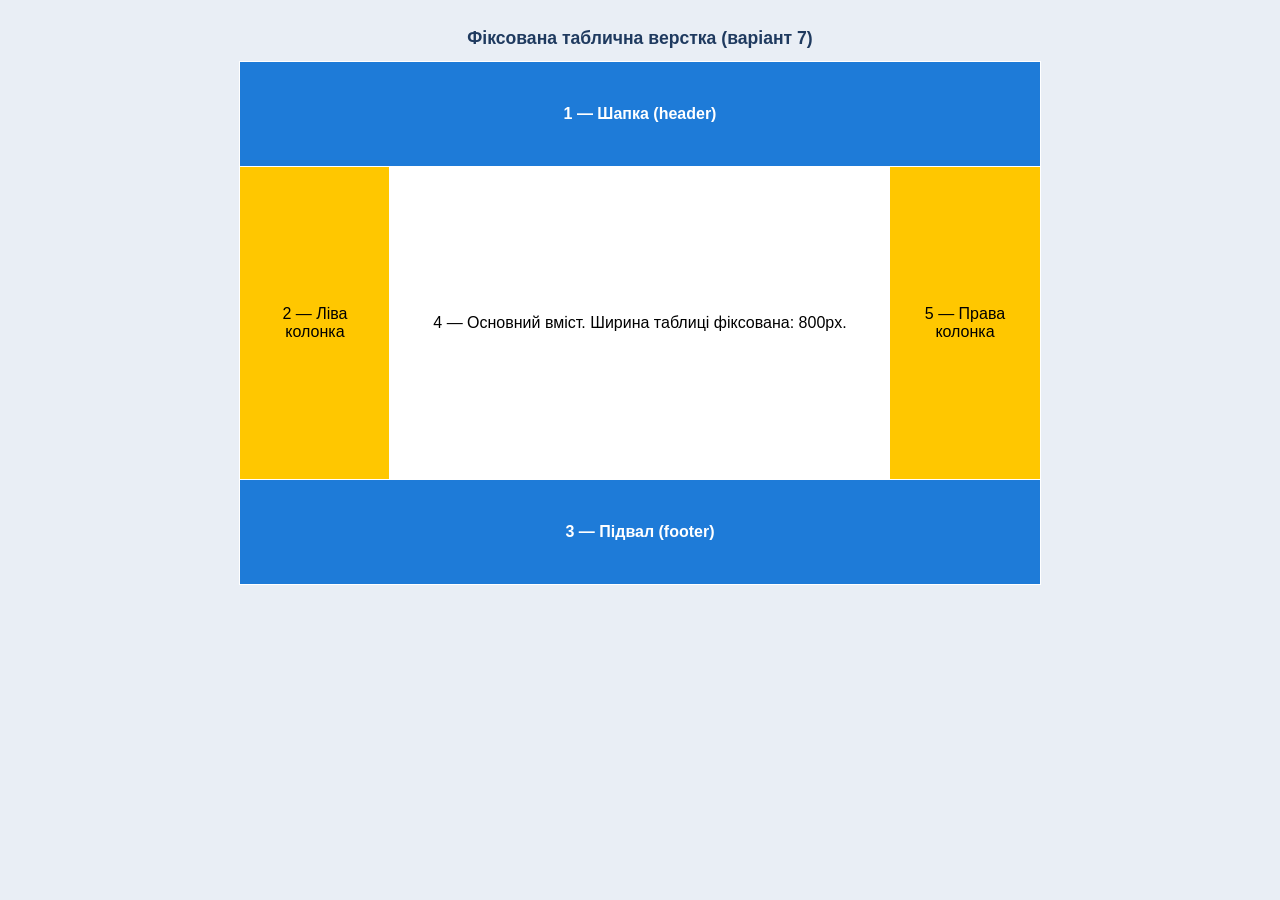
<file: lr3/table-fixed.html>
<!DOCTYPE html>
<html lang="uk">
<head>
  <meta charset="UTF-8">
  <meta name="viewport" content="width=device-width, initial-scale=1.0">
  <title>Фіксована таблична верстка (варіант 7)</title>
  <link rel="stylesheet" href="css/task2.css">
  <link rel="stylesheet" href="css/table-fixed.css">
</head>
<body>
  <h1>Фіксована таблична верстка (варіант 7)</h1>
  <table class="layout">
    <colgroup><col class="w1"><col class="w2"><col class="w1"></colgroup>
    <tr><td class="c1" colspan="3">1 — Шапка (header)</td></tr>
    <tr>
      <td class="c2">2 — Ліва колонка</td>
      <td class="c4">4 — Основний вміст. Ширина таблиці фіксована: 800px.</td>
      <td class="c5">5 — Права колонка</td>
    </tr>
    <tr><td class="c3" colspan="3">3 — Підвал (footer)</td></tr>
  </table>
</body>
</html>
</file>
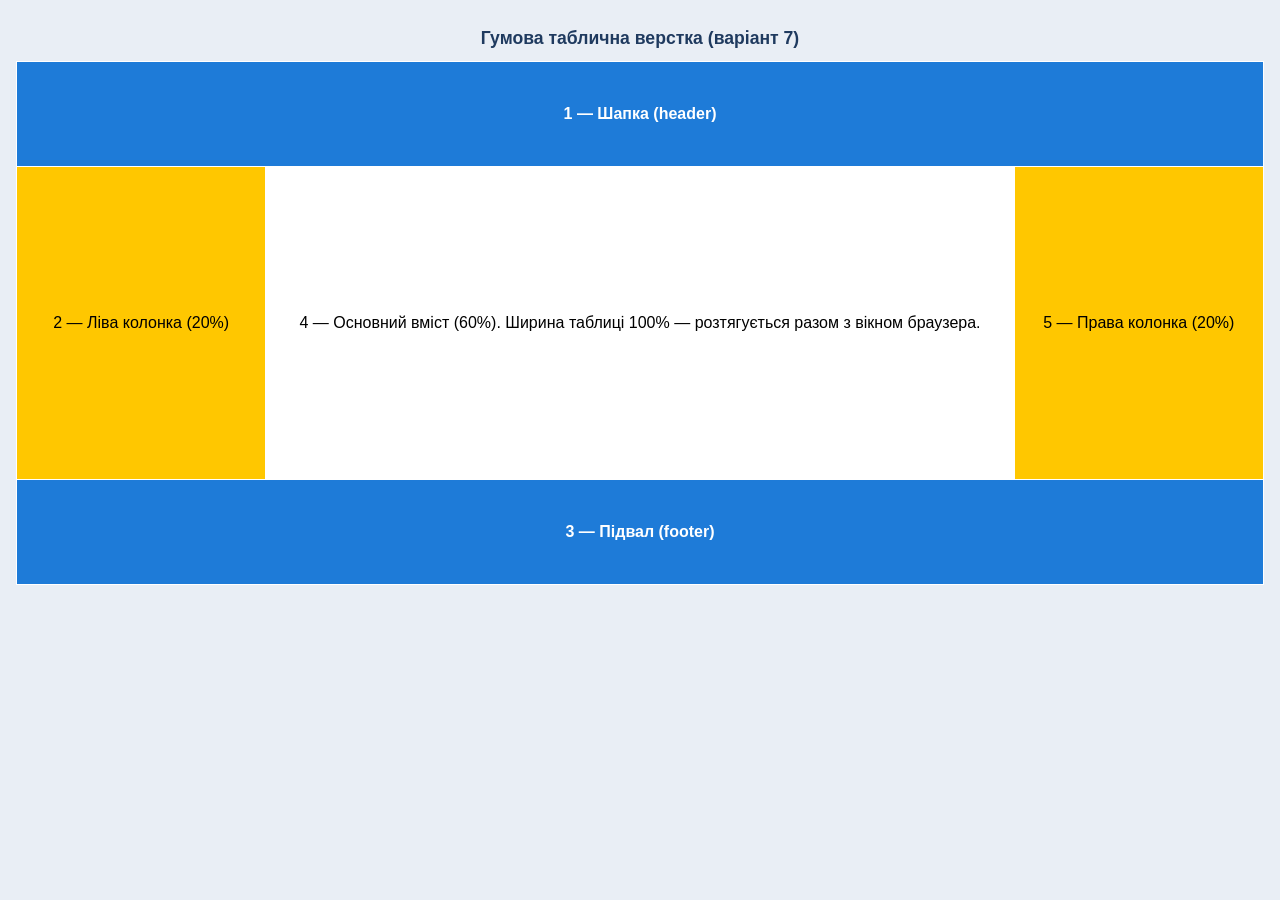
<file: lr3/table-fluid.html>
<!DOCTYPE html>
<html lang="uk">
<head>
  <meta charset="UTF-8">
  <meta name="viewport" content="width=device-width, initial-scale=1.0">
  <title>Гумова таблична верстка (варіант 7)</title>
  <link rel="stylesheet" href="css/task2.css">
  <link rel="stylesheet" href="css/table-fluid.css">
</head>
<body>
  <h1>Гумова таблична верстка (варіант 7)</h1>
  <table class="layout">
    <colgroup><col class="w1"><col class="w2"><col class="w1"></colgroup>
    <tr><td class="c1" colspan="3">1 — Шапка (header)</td></tr>
    <tr>
      <td class="c2">2 — Ліва колонка (20%)</td>
      <td class="c4">4 — Основний вміст (60%). Ширина таблиці 100% — розтягується разом з вікном браузера.</td>
      <td class="c5">5 — Права колонка (20%)</td>
    </tr>
    <tr><td class="c3" colspan="3">3 — Підвал (footer)</td></tr>
  </table>
</body>
</html>
</file>
<file: style.css>
* { box-sizing: border-box; }
body { margin: 0; font-family: Arial, sans-serif; background: #f4f7fb; color: #222; }
header { display: flex; justify-content: space-between; align-items: center; padding: 16px 32px; color: #fff; background: #1f3a5f; }
h1 { margin: 0; font-size: 1.2rem; }
h2 { color: #1f3a5f; border-bottom: 2px solid #3f7cac; }
img { max-width: 100%; }
header img { width: 80px; height: 95px; border: 3px solid #fff; }
nav { display: flex; flex-wrap: wrap; gap: 8px; padding: 12px 32px; background: #fff; }
button { padding: 8px; font: inherit; color: #1f3a5f; background: #fff; border: 2px solid #1f3a5f; border-radius: 12px; cursor: pointer; }
nav button { flex: 1; }
button.active { background: #f2c14e; }
#layout { display: flex; gap: 20px; padding: 20px 32px; }
aside { display: flex; flex-direction: column; gap: 8px; width: 280px; }
.side { display: flex; flex-direction: column; gap: 8px; }
.sub { margin-left: 20px; }
main { flex: 1; min-width: 0; padding: 0 24px 24px; background: #fff; border: 2px solid #1f3a5f; }
pre { padding: 12px; overflow: auto; max-height: 400px; color: #eee; background: #0e1b2c; }
table { width: 100%; border-collapse: collapse; }
th, td { padding: 6px; border: 1px solid #ccc; text-align: left; }
th { color: #fff; background: #1f3a5f; }
[hidden] { display: none; }
code { font-family: Consolas, monospace; }
figure { margin: 1rem 0; }
figcaption { font-size: 0.85rem; color: #555; }
.shots { display: flex; flex-wrap: wrap; align-items: flex-start; gap: 1rem; }
.shots figure { flex: 1 1 14rem; margin: 0; }
a { overflow-wrap: anywhere; }
main { overflow-wrap: break-word; }

@media screen and (min-width: 601px) and (max-width: 1024px) {
  header { padding: 0.75rem 4vw; }
  nav { padding: 0.75rem 4vw; }
  #layout { flex-direction: column; padding: 1rem 4vw; }
  aside { width: 100%; flex-direction: row; flex-wrap: wrap; }
  .side { flex-direction: row; flex-wrap: wrap; }
  .sub { margin-left: 0; }
}
@media screen and (max-width: 600px) {
  header { flex-direction: column-reverse; gap: 0.75rem; padding: 0.75rem 4vw; text-align: center; }
  h1 { font-size: 0.95rem; }
  header img { width: 56px; height: 66px; }
  nav { flex-direction: column; padding: 0.75rem 4vw; }
  #layout { flex-direction: column; padding: 0.75rem 4vw; }
  aside { width: 100%; }
  .sub { margin-left: 1rem; }
  main { padding: 0 0.75rem 1rem; }
  pre { max-height: 300px; font-size: 0.75rem; }
  th, td { padding: 4px; font-size: 0.85rem; }
}
@media (max-width: 360px), (orientation: landscape) and (max-height: 420px) {
  pre { max-height: 220px; }
}
@media not print { html { scroll-behavior: smooth; } }
@media print { nav, aside { display: none; } [hidden] { display: block; } }
</file>
<file: lr3/css/task2.css>
body { margin: 0; padding: 1rem; font-family: Arial, sans-serif; background: #e9eef5; }
h1 { font-size: 1.1rem; text-align: center; color: #1f3a5f; }
.c1, .c3 { background: #1e7bd8; color: #fff; text-align: center; font-weight: bold; }
.c2, .c5 { background: #ffc700; text-align: center; }
.c4 { background: #fff; text-align: center; }
.cell { padding: 1rem; }
</file>
<file: lr3/css/block-fixed.css>
.wrap { width: 800px; margin: 0 auto; }
.cell { box-sizing: border-box; }
#header, #footer { height: 5rem; }
.body { overflow: hidden; background: linear-gradient(to right, #ffc700 150px, #fff 150px); }
#left { float: left; width: 150px; height: 22rem; }
#top { float: left; width: 650px; height: 4rem; background: #ffc700; }
#content { float: left; width: 650px; height: 18rem; }
#footer { clear: both; }
</file>
<file: lr3/css/block-fluid.css>
.wrap { width: 100%; margin: 0 auto; }
.cell { box-sizing: border-box; }
#header, #footer { height: 5rem; }
.body { overflow: hidden; background: linear-gradient(to right, #ffc700 20%, #fff 20%); }
#left { float: left; width: 20%; height: 22rem; }
#top { float: left; width: 80%; height: 4rem; background: #ffc700; }
#content { float: left; width: 80%; height: 18rem; }
#footer { clear: both; }
</file>
<file: lr3/css/fonts.css>
@font-face { font-family: "Montserrat"; font-weight: 500; src: url("../fonts/montserrat-cyrillic-500-normal.woff2") format("woff2"); unicode-range: U+0400-04FF; }
@font-face { font-family: "Montserrat"; font-weight: 500; src: url("../fonts/montserrat-latin-500-normal.woff2") format("woff2"); unicode-range: U+0000-00FF; }
@font-face { font-family: "Montserrat"; font-weight: 600; src: url("../fonts/montserrat-cyrillic-600-normal.woff2") format("woff2"); unicode-range: U+0400-04FF; }
@font-face { font-family: "Montserrat"; font-weight: 600; src: url("../fonts/montserrat-latin-600-normal.woff2") format("woff2"); unicode-range: U+0000-00FF; }
@font-face { font-family: "Montserrat"; font-weight: 700; src: url("../fonts/montserrat-cyrillic-700-normal.woff2") format("woff2"); unicode-range: U+0400-04FF; }
@font-face { font-family: "Montserrat"; font-weight: 700; src: url("../fonts/montserrat-latin-700-normal.woff2") format("woff2"); unicode-range: U+0000-00FF; }
@font-face { font-family: "Montserrat"; font-weight: 800; src: url("../fonts/montserrat-cyrillic-800-normal.woff2") format("woff2"); unicode-range: U+0400-04FF; }
@font-face { font-family: "Montserrat"; font-weight: 800; src: url("../fonts/montserrat-latin-800-normal.woff2") format("woff2"); unicode-range: U+0000-00FF; }
</file>
<file: lr3/css/flexbox.css>
:root { --blue: #3399f3; --orange: #ff9933; --yellow: #ffe100; --gold: #ffd43b; --dark: #222328; }
* { box-sizing: border-box; }
html { font-size: 100%; }
body { margin: 0; font-family: "Montserrat", Arial, sans-serif; color: var(--dark); background: #fff; }
a { text-decoration: none; }

.btn { display: inline-flex; align-items: center; justify-content: center; padding: 0.9rem 1.5rem; font-size: 0.85rem; font-weight: 700; color: var(--dark); border-radius: 0.3rem; transition: transform .25s, box-shadow .25s; }
.btn:hover { transform: translateY(-0.15rem); box-shadow: 0 0.4rem 0.9rem rgba(0, 0, 0, .25); }
.btn--yellow { background: var(--yellow); }
.btn--gold { background: var(--gold); }
.btn--blue { background: var(--blue); }

.topbar { padding: 0.5rem 1rem; }
.menu { display: flex; flex-wrap: wrap; align-items: stretch; gap: 0.5rem; max-width: 48rem; }
.menu a, .city { display: flex; align-items: center; padding: 0.6rem 0.8rem; font: 700 0.95rem "Montserrat", Arial, sans-serif; color: #fff; background: #000; transition: background .25s; }
.menu a:hover { background: var(--blue); }
.city { flex: 1 1 10rem; justify-content: center; gap: 0.9rem; border: 0; background: #444; cursor: pointer; }
.arrow { width: 0; height: 0; border: 0.3rem solid transparent; border-top-color: var(--blue); margin-top: 0.3rem; }

.program { display: flex; flex-direction: column; padding: 2rem 4%; border-bottom: 1px solid #000; }
.program__title { margin: 0 0 3rem; text-align: center; font-size: 2.6rem; font-weight: 800; line-height: 1.1; text-transform: uppercase; }
.program__title span { display: block; font-size: 1.3rem; color: var(--orange); text-transform: uppercase; }
.program__row { display: flex; align-items: flex-start; justify-content: space-between; gap: 2rem; }
.hours { flex: 0 0 22%; }
.hours__num { position: relative; height: 9rem; }
.outline, .solid { position: absolute; font-size: 9.5rem; font-weight: 800; line-height: 1; }
.outline { top: -1rem; left: 0; color: transparent; -webkit-text-stroke: 1.5px var(--orange); }
.solid { top: 3rem; left: 4.5rem; font-size: 7rem; color: var(--orange); }
.hours__label { font-size: 2.2rem; font-weight: 800; text-transform: uppercase; color: #fff; -webkit-text-stroke: 1.5px var(--dark); }
.hours__text { margin: 1.2rem 0 0; font-size: 1.15rem; font-weight: 700; text-transform: uppercase; }
.topics { flex: 0 0 34%; margin: 0; padding: 0; list-style: none; font-size: 1rem; font-weight: 700; text-transform: uppercase; }
.topics li { display: flex; align-items: flex-start; gap: 0.8rem; padding: 0.7rem 0; transition: color .25s, transform .25s; }
.topics li:hover { color: var(--blue); transform: translateX(0.4rem); }
.topics li.active { color: var(--blue); }
.topics i { flex: 0 0 1.2rem; font-style: normal; font-size: 0.7rem; color: #bbb; writing-mode: vertical-rl; transform: rotate(180deg); }
.topics li.active i { color: var(--blue); }
.ghost { flex: 1 1 auto; overflow: hidden; align-self: stretch; font-size: 9rem; font-weight: 800; line-height: 0.95; text-align: left; color: #eef4fc; white-space: nowrap; padding-top: 1rem; }
.ghost { -webkit-text-stroke: 0; }
.program__btn { align-self: flex-end; margin-top: -3.5rem; }

.pricing { padding: 0 0 3rem; background: var(--blue); }
.pricing__tab { display: inline-block; padding: 0.55rem 3rem 0.55rem 0.9rem; font-size: 0.9rem; font-weight: 800; text-transform: uppercase; background: var(--gold); clip-path: polygon(0 0, 100% 0, calc(100% - 1.2rem) 100%, 0 100%); }
.pricing__cards { display: flex; flex-wrap: wrap; justify-content: space-between; gap: 2rem; padding: 1.5rem 5.5% 0; }
.plan { display: flex; flex-direction: column; flex: 0 1 23rem; min-height: 26rem; padding: 1.4rem 1.7rem; background: #fff; border-radius: 0.6rem; transition: transform .3s, box-shadow .3s; }
.plan:hover { transform: translateY(-0.4rem); box-shadow: 0 0.8rem 1.6rem rgba(0, 0, 0, .25); }
.plan h3 { margin: 0 0 1.2rem; font-size: 0.95rem; text-align: center; text-transform: uppercase; }
.plan__list { margin: 0; padding: 0; list-style: none; font-size: 0.78rem; }
.plan__list li { position: relative; padding: 0.4rem 0 0.4rem 1.7rem; }
.plan__list li::before { content: "✔"; position: absolute; left: 0; color: #5cb85c; }
.plan__list li.off { color: #888; }
.plan__list li.off::before { content: ""; width: 0.8rem; height: 0.8rem; top: 0.55rem; background: #eaf2fc; border-radius: 50%; }
.plan__note { margin: 0; font-size: 0.78rem; }
.plan__old { margin-top: auto; padding-top: 1rem; font-size: 1.3rem; font-weight: 800; text-align: center; color: var(--blue); text-decoration: line-through; text-decoration-color: #e0262b; text-decoration-thickness: 2px; }
.plan__price { margin: 0.6rem 0; padding-bottom: 0.7rem; font-size: 1.4rem; font-weight: 800; text-align: center; color: var(--blue); border-bottom: 1px solid #eee; }
.plan__places { margin-bottom: 0.7rem; font-size: 0.65rem; font-weight: 700; text-align: center; color: var(--blue); }

.banner { display: flex; flex-wrap: wrap; align-items: center; justify-content: space-between; gap: 1.5rem; padding: 2.2rem 5%; background: var(--blue); border-top: 1px solid #333; }
.banner p { margin: 0; }
.banner__small { font-size: 1.3rem; font-weight: 800; text-transform: uppercase; color: #fff; }
.banner__big { font-size: 2.6rem; font-weight: 800; text-transform: uppercase; }
.banner__note { margin-top: 1.4rem !important; font-size: 0.95rem; font-weight: 600; color: #fff; }
.banner .btn { flex: 0 0 16.5rem; margin-right: 12%; }

.hero { position: relative; display: flex; align-items: center; justify-content: space-between; overflow: hidden; min-height: 25rem; border-top: 1px solid var(--blue); }
.hero__bgtext { position: absolute; top: 0; left: 0; font-size: 18rem; font-weight: 800; line-height: 1; color: #f7f7f7; white-space: nowrap; }
.hero__text { position: relative; flex: 0 1 38rem; padding: 2rem 2rem 2rem 2%; }
.hero h1 { margin: 0 0 1.5rem; font-size: 1.3rem; text-transform: uppercase; color: var(--orange); }
.hero h3 { margin: 0 0 0.8rem; font-size: 0.95rem; }
.hero p { margin: 0 0 2rem; font-size: 0.8rem; text-align: justify; line-height: 1.5; }
.hero .btn { padding: 1rem 2.5rem; font-weight: 500; font-size: 0.9rem; }
.hero__photo { position: relative; align-self: stretch; display: flex; align-items: flex-end; justify-content: center; flex: 0 0 34%; background: linear-gradient(to right, transparent 25%, var(--blue) 25%); }
.hero__photo svg { width: 100%; max-width: 19rem; height: auto; }

@media (max-width: 1024px) {
  .program__row { flex-wrap: wrap; }
  .ghost { display: none; }
  .hours, .topics { flex: 1 1 18rem; }
  .program__btn { margin-top: 1.5rem; }
  .plan { flex-basis: 45%; }
  .hero__bgtext { font-size: 12rem; }
}
@media (max-width: 600px) {
  .program__title { font-size: 2rem; }
  .plan { flex-basis: 100%; min-height: 0; }
  .banner { flex-direction: column; align-items: flex-start; }
  .banner .btn { margin-right: 0; flex-basis: auto; }
  .banner__big { font-size: 2rem; }
  .hero { flex-direction: column; }
  .hero__text { flex-basis: auto; padding-right: 5%; }
  .hero__photo { flex-basis: auto; width: 100%; min-height: 18rem; }
}
</file>
<file: lr3/css/table-fixed.css>
.layout { width: 800px; margin: 0 auto; border-collapse: collapse; table-layout: fixed; }
.layout td { height: 4rem; padding: 0.75rem; border: 1px solid #fff; }
.layout .c1, .layout .c3 { height: 5rem; }
.layout .w1 { width: 150px; }
.layout .w2 { width: 500px; }
.layout .c4 { height: 18rem; }
</file>
<file: lr3/css/table-fluid.css>
.layout { width: 100%; margin: 0 auto; border-collapse: collapse; table-layout: fixed; }
.layout td { height: 4rem; padding: 0.75rem; border: 1px solid #fff; }
.layout .c1, .layout .c3 { height: 5rem; }
.layout .w1 { width: 20%; }
.layout .w2 { width: 60%; }
.layout .c4 { height: 18rem; }
</file>
